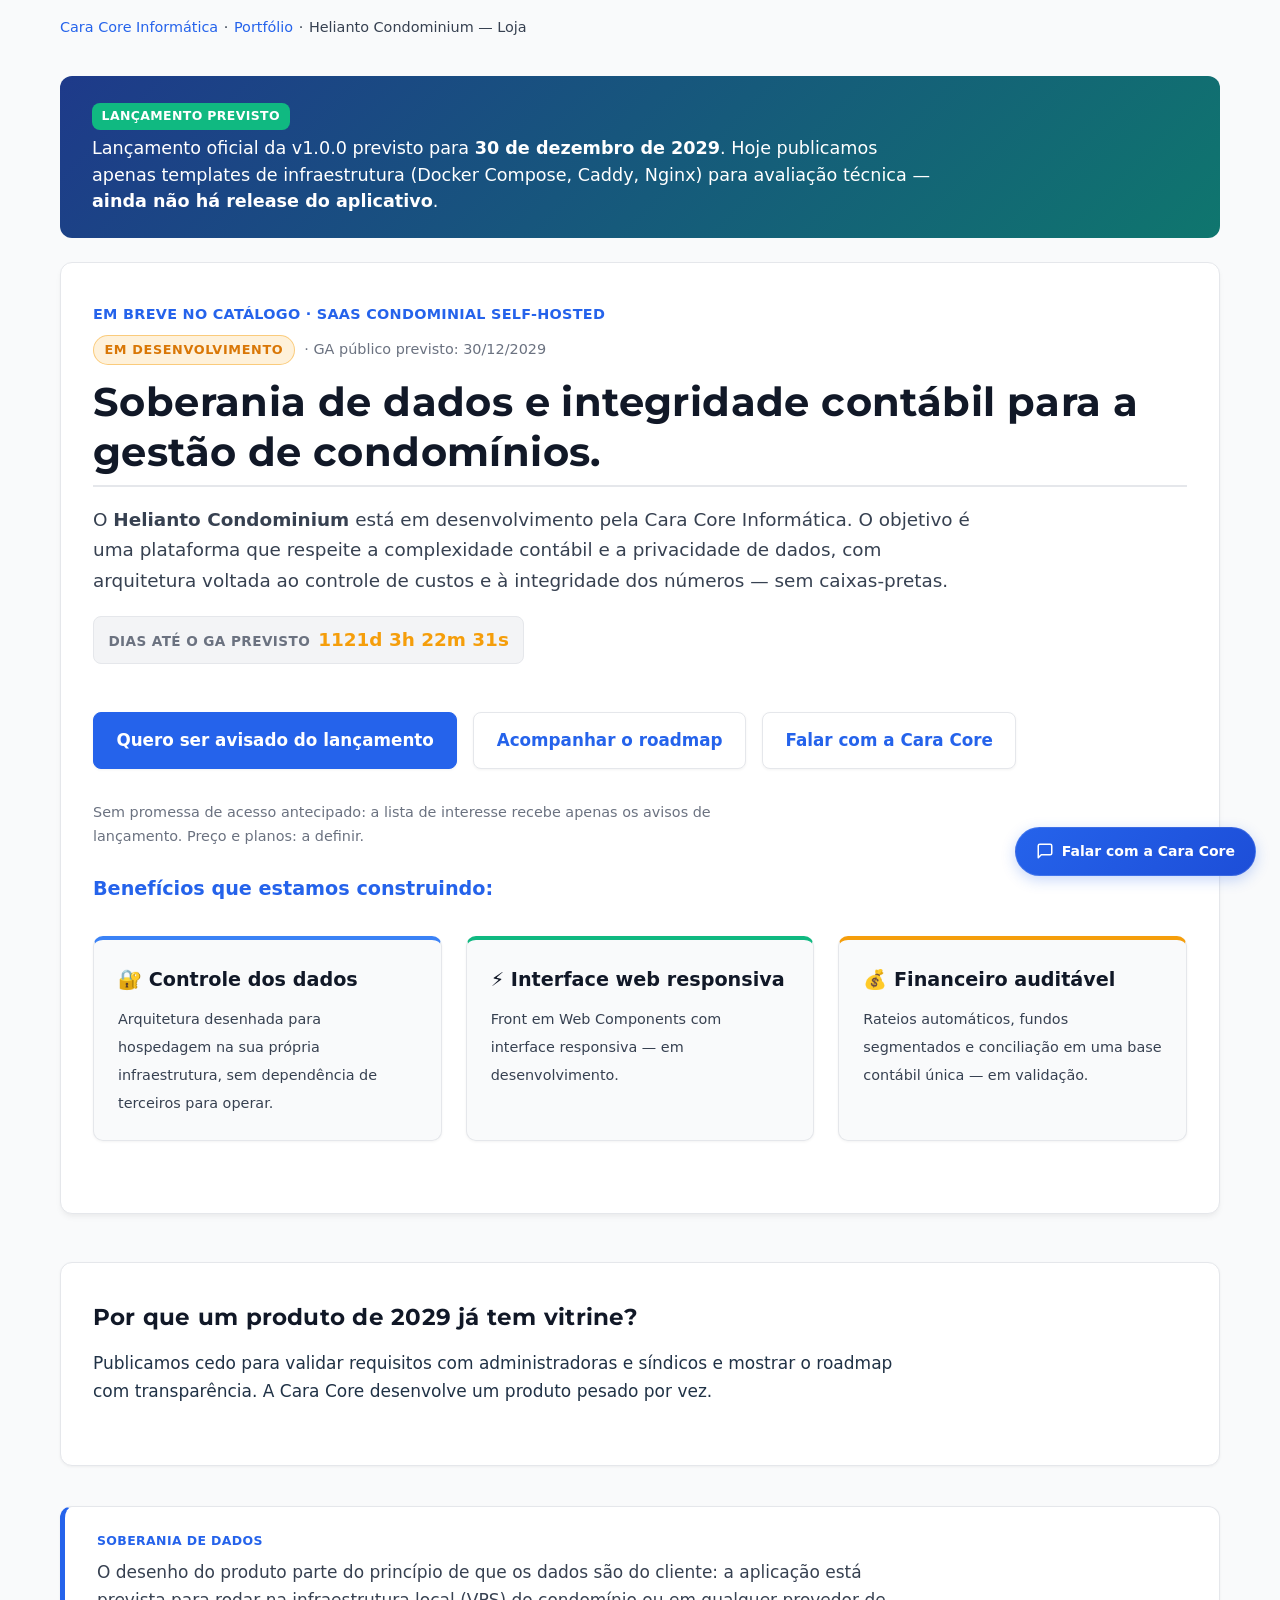
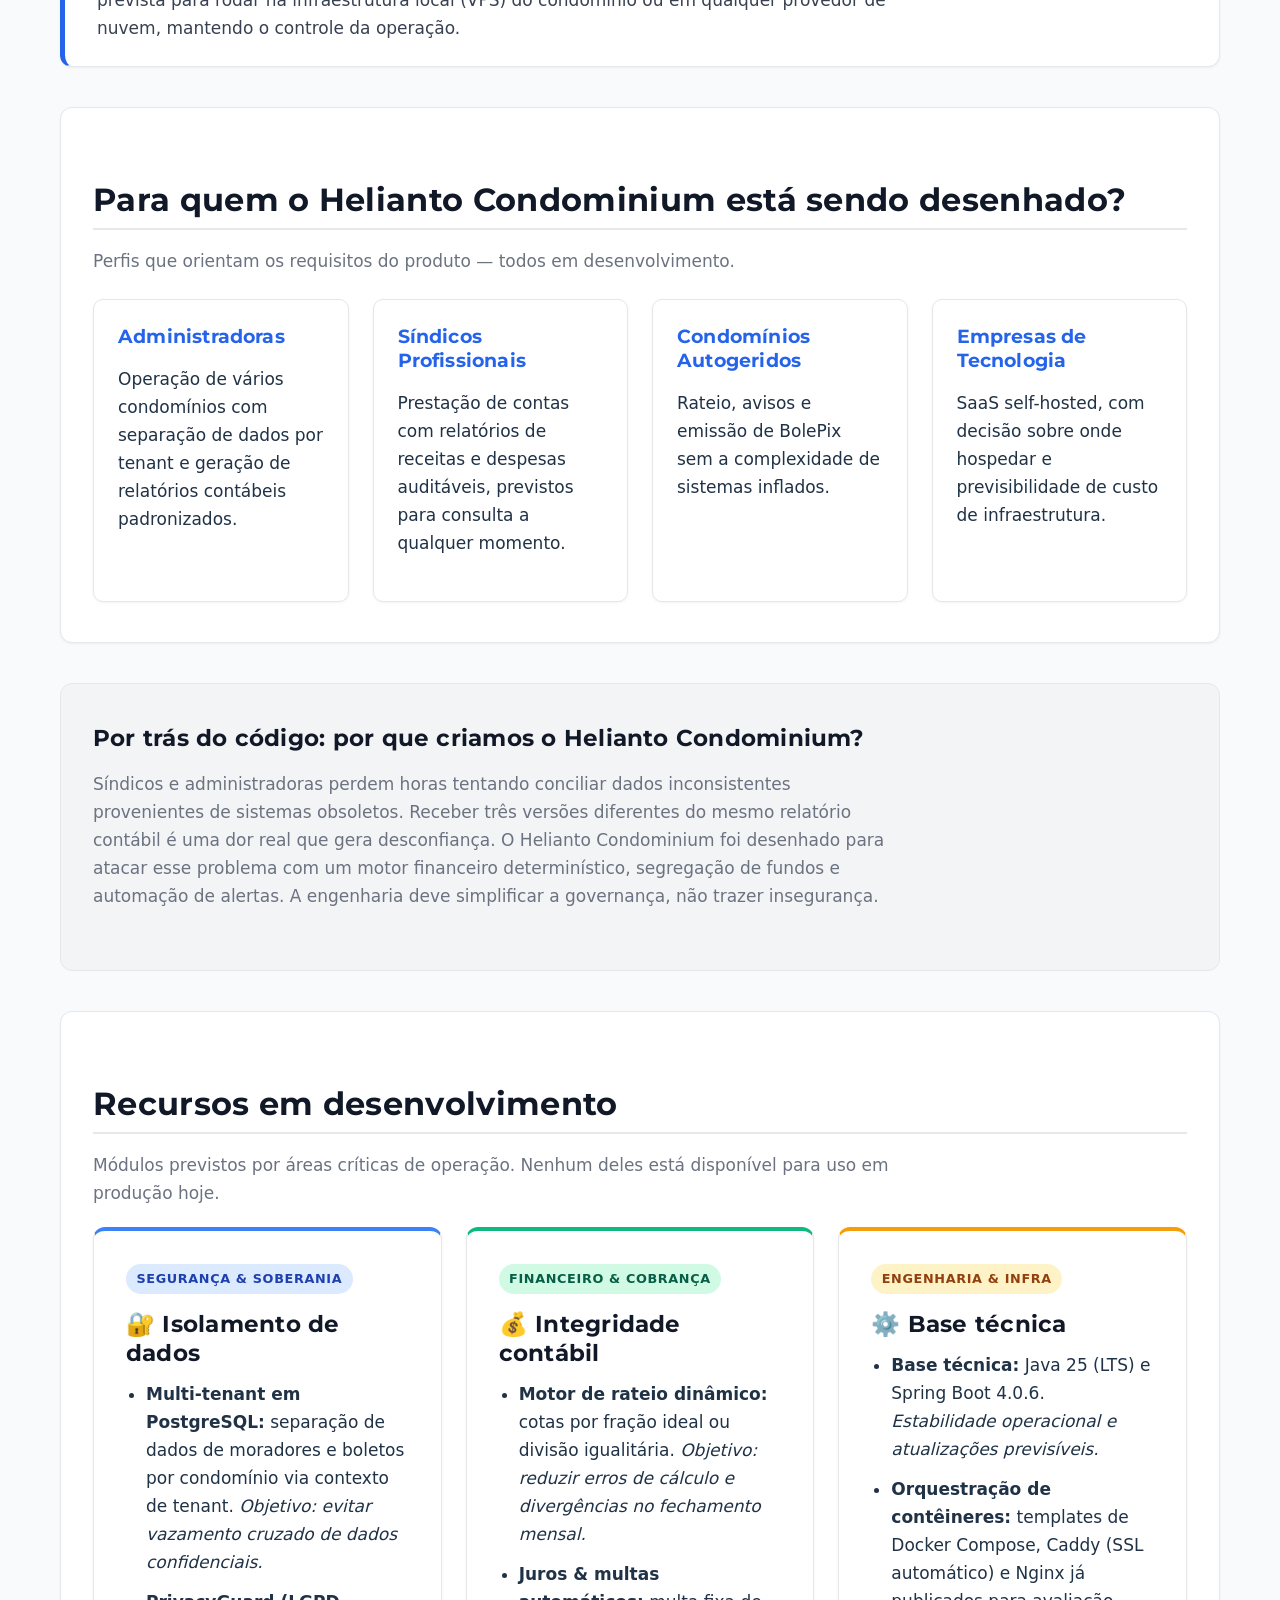
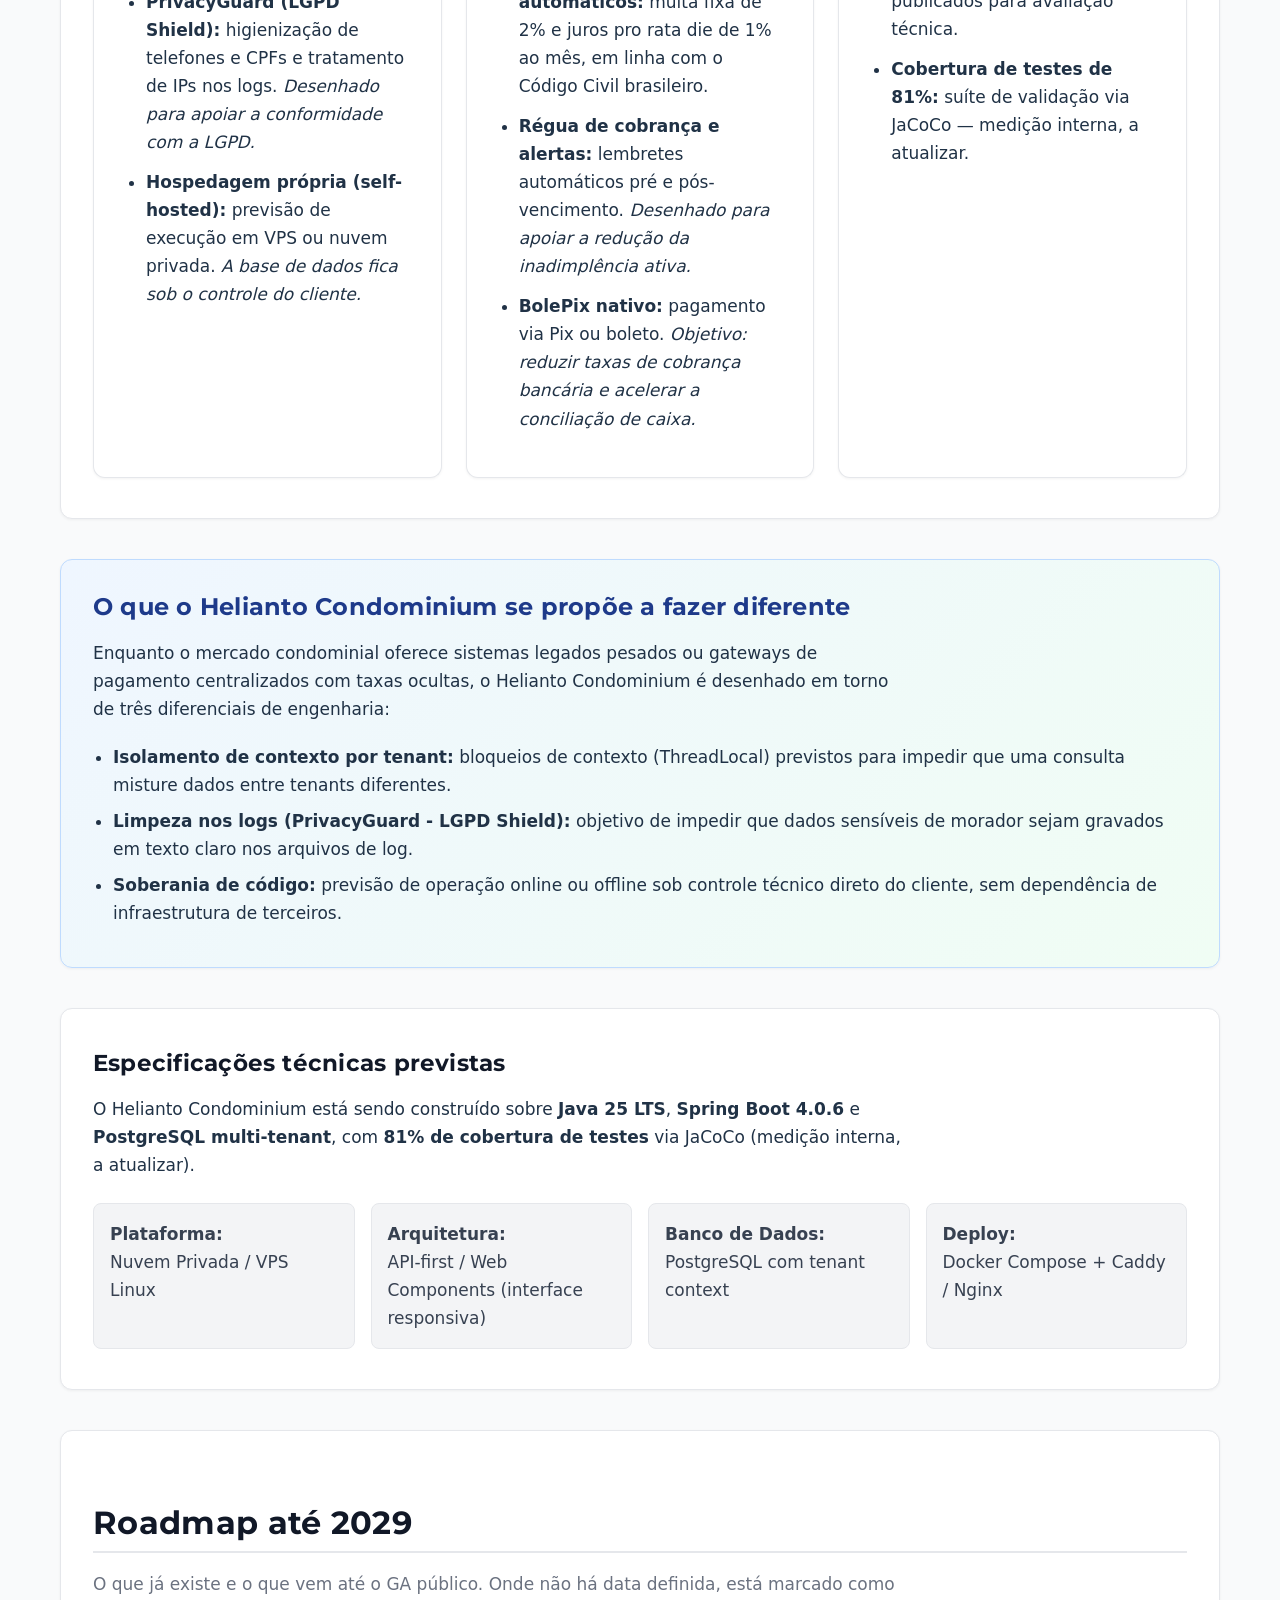
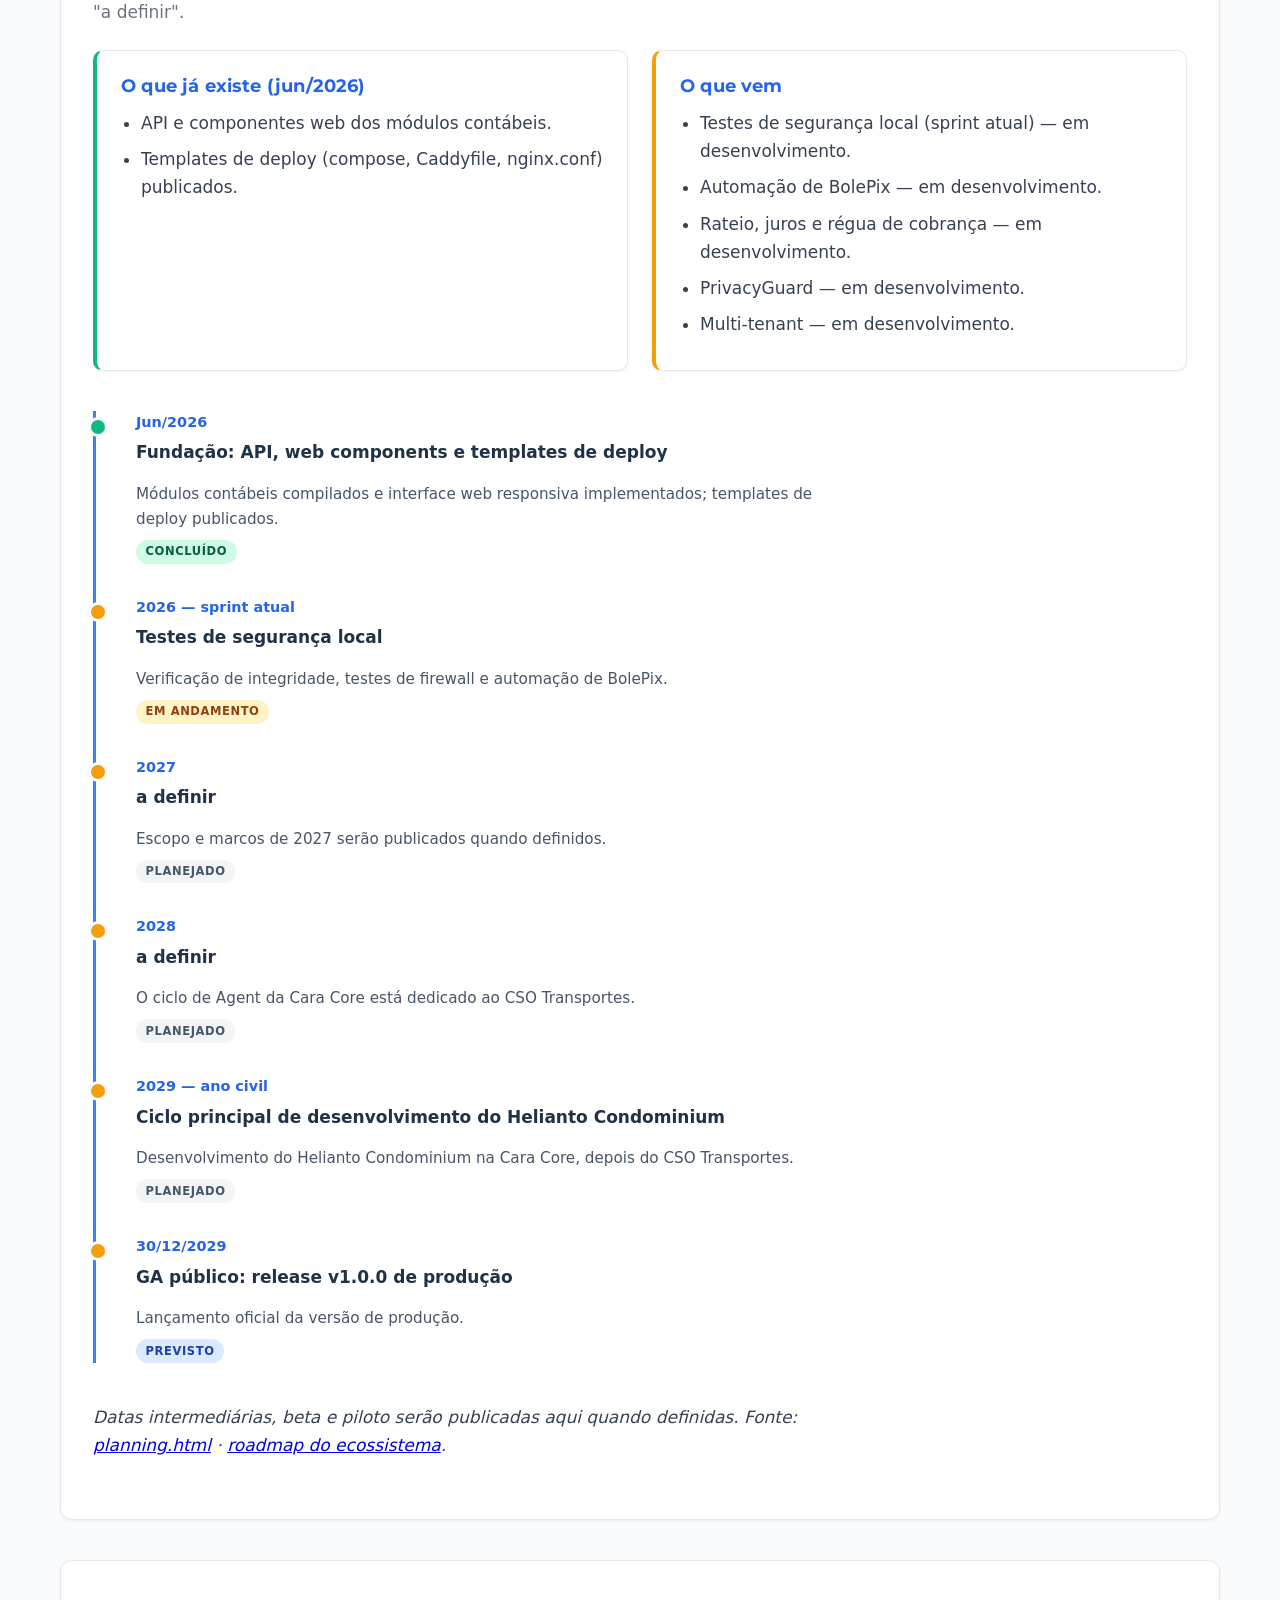
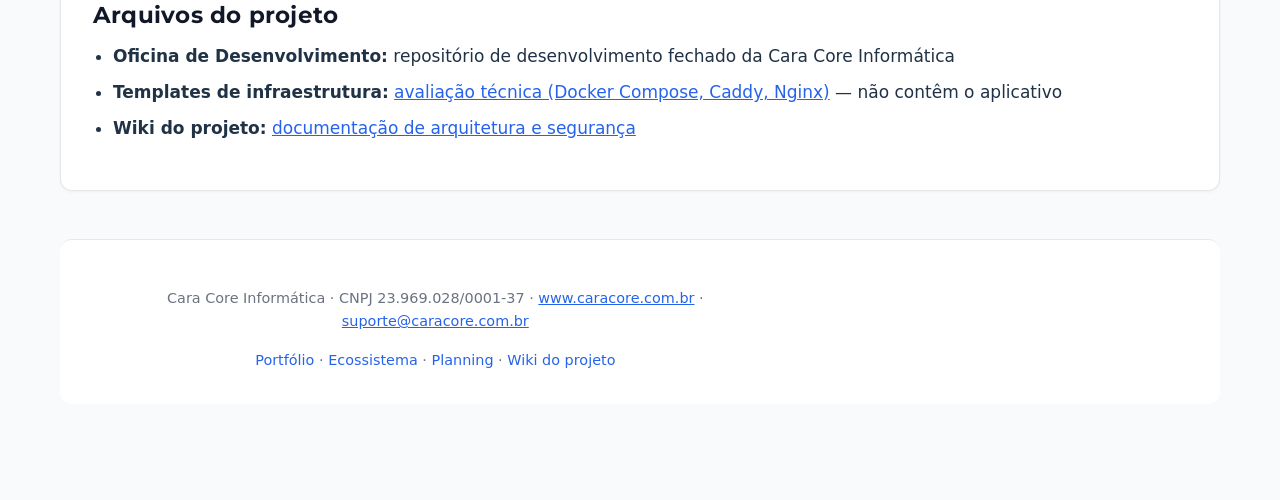
<file: docs/index.html>
<!DOCTYPE html>
<html lang="pt-BR">
<head>
    <meta charset="UTF-8">
    <meta name="viewport" content="width=device-width, initial-scale=1.0">
    <title>Helianto Condominium — em desenvolvimento, lançamento 30/12/2029 | Cara Core Informática</title>
    <meta name="description" content="Helianto Condominium é um sistema de gestão condominial em desenvolvimento pela Cara Core Informática, com GA público previsto para 30/12/2029. Hoje há apenas templates de infraestrutura para avaliação técnica.">
    <link rel="canonical" href="https://helianto.caracore.com.br/">
    <meta property="og:type" content="website">
    <meta property="og:site_name" content="Cara Core Informática">
    <meta property="og:title" content="Helianto Condominium — em desenvolvimento, lançamento 30/12/2029">
    <meta property="og:description" content="Sistema de gestão condominial em desenvolvimento. GA público previsto para 30/12/2029. Hoje: apenas templates de infraestrutura para avaliação técnica.">
    <meta property="og:url" content="https://helianto.caracore.com.br/">
    <link rel="icon" href="favicon.ico" type="image/x-icon">
    <link rel="stylesheet" href="assets/caracore-tokens.css">
    <link rel="stylesheet" href="assets/caracore-core-typography.css">
    <link rel="stylesheet" href="assets/css/styles.css">
    <link rel="stylesheet" href="assets/caracore-institutional-components.css">
    <link rel="stylesheet" href="assets/evolution-status/evolution-status.css">
    <script type="application/ld+json">
    {
        "@context": "https://schema.org",
        "@type": "SoftwareApplication",
        "name": "Helianto Condominium",
        "applicationCategory": "BusinessApplication",
        "operatingSystem": "Linux (VPS ou nuvem privada)",
        "softwareVersion": "em desenvolvimento",
        "releaseNotes": "Em desenvolvimento. GA público da v1.0.0 previsto para 30/12/2029.",
        "url": "https://helianto.caracore.com.br/",
        "publisher": {
            "@type": "Organization",
            "name": "Cara Core Informática",
            "url": "https://www.caracore.com.br/",
            "taxID": "23.969.028/0001-37"
        }
    }
    </script>
</head>
<body class="cc-i-page">
    <div class="wrapper">
        <nav class="breadcrumb" aria-label="Navegação">
            <a href="https://www.caracore.com.br/">Cara Core Informática</a>
            <span> · </span>
            <a href="https://www.caracore.com.br/portfolio.html#caracore-helianto" rel="noopener">Portfólio</a>
            <span> · </span>
            <span>Helianto Condominium — Loja</span>
        </nav>

        <main>
        <section class="helianto-banner helianto-banner--official" aria-label="Status do lançamento">
            <p class="helianto-banner-label">Lançamento previsto</p>
            <p class="helianto-banner-text">Lançamento oficial da v1.0.0 previsto para <strong>30 de dezembro de 2029</strong>. Hoje publicamos apenas templates de infraestrutura (Docker Compose, Caddy, Nginx) para avaliação técnica — <strong>ainda não há release do aplicativo</strong>.</p>
        </section>

        <section class="hero-cta" aria-label="O que é o Helianto Condominium?">
            <p class="hero-label">Em breve no catálogo · SaaS condominial self-hosted</p>
            <p class="helianto-status-line"><span class="helianto-status-pill">Em desenvolvimento</span> <span class="helianto-status-text">GA público previsto: 30/12/2029</span></p>
            <h1 class="hero-title">Soberania de dados e integridade contábil para a gestão de condomínios.</h1>
            <p class="hero-desc">O <strong>Helianto Condominium</strong> está em desenvolvimento pela Cara Core Informática. O objetivo é uma plataforma que respeite a complexidade contábil e a privacidade de dados, com arquitetura voltada ao controle de custos e à integridade dos números — sem caixas-pretas.</p>

            <div class="helianto-countdown">
                <span class="helianto-countdown-label">Dias até o GA previsto</span>
                <span id="countdown">—</span>
            </div>

            <div class="cta-buttons">
                <a href="mailto:suporte@caracore.com.br?subject=Lista%20de%20interesse%20%E2%80%94%20Helianto%20Condominium" class="cta-btn cta-btn-primary">Quero ser avisado do lançamento</a>
                <a href="#roadmap" class="cta-btn cta-btn-secondary">Acompanhar o roadmap</a>
                <a href="canal-feedback.html" class="cta-btn cta-btn-secondary">Falar com a Cara Core</a>
            </div>
            <p class="tagline">Sem promessa de acesso antecipado: a lista de interesse recebe apenas os avisos de lançamento. Preço e planos: a definir.</p>

            <p class="hero-tagline">Benefícios que estamos construindo:</p>
            <div class="hero-pillars">
                <div class="hero-pillar-item hero-pillar-item--blue">
                    <strong>🔐 Controle dos dados</strong>
                    <span>Arquitetura desenhada para hospedagem na sua própria infraestrutura, sem dependência de terceiros para operar.</span>
                </div>
                <div class="hero-pillar-item hero-pillar-item--green">
                    <strong>⚡ Interface web responsiva</strong>
                    <span>Front em Web Components com interface responsiva — em desenvolvimento.</span>
                </div>
                <div class="hero-pillar-item hero-pillar-item--amber">
                    <strong>💰 Financeiro auditável</strong>
                    <span>Rateios automáticos, fundos segmentados e conciliação em uma base contábil única — em validação.</span>
                </div>
            </div>
        </section>

        <section class="section-block">
            <h3>Por que um produto de 2029 já tem vitrine?</h3>
            <p>Publicamos cedo para validar requisitos com administradoras e síndicos e mostrar o roadmap com transparência. A Cara Core desenvolve um produto pesado por vez.</p>
        </section>

        <section class="helianto-banner helianto-banner--sovereignty" aria-label="Política institucional">
            <p class="helianto-banner-label">Soberania de Dados</p>
            <p class="helianto-banner-text">O desenho do produto parte do princípio de que os dados são do cliente: a aplicação está prevista para rodar na infraestrutura local (VPS) do condomínio ou em qualquer provedor de nuvem, mantendo o controle da operação.</p>
        </section>

        <section class="section-block">
            <h2>Para quem o Helianto Condominium está sendo desenhado?</h2>
            <p class="text-muted">Perfis que orientam os requisitos do produto — todos em desenvolvimento.</p>
            <div class="audience-grid">
                <div class="audience-card">
                    <h4>Administradoras</h4>
                    <p>Operação de vários condomínios com separação de dados por tenant e geração de relatórios contábeis padronizados.</p>
                </div>
                <div class="audience-card">
                    <h4>Síndicos Profissionais</h4>
                    <p>Prestação de contas com relatórios de receitas e despesas auditáveis, previstos para consulta a qualquer momento.</p>
                </div>
                <div class="audience-card">
                    <h4>Condomínios Autogeridos</h4>
                    <p>Rateio, avisos e emissão de BolePix sem a complexidade de sistemas inflados.</p>
                </div>
                <div class="audience-card">
                    <h4>Empresas de Tecnologia</h4>
                    <p>SaaS self-hosted, com decisão sobre onde hospedar e previsibilidade de custo de infraestrutura.</p>
                </div>
            </div>
        </section>

        <section class="section-block-alt">
            <h3>Por trás do código: por que criamos o Helianto Condominium?</h3>
            <p class="text-muted">Síndicos e administradoras perdem horas tentando conciliar dados inconsistentes provenientes de sistemas obsoletos. Receber três versões diferentes do mesmo relatório contábil é uma dor real que gera desconfiança. O Helianto Condominium foi desenhado para atacar esse problema com um motor financeiro determinístico, segregação de fundos e automação de alertas. A engenharia deve simplificar a governança, não trazer insegurança.</p>
        </section>

        <section class="section-block">
            <h2>Recursos em desenvolvimento</h2>
            <p class="text-muted">Módulos previstos por áreas críticas de operação. Nenhum deles está disponível para uso em produção hoje.</p>
            <div class="features-container">
                <div class="feature-block-card feature-block-card--blue">
                    <span class="badge-theme badge-security">Segurança &amp; Soberania</span>
                    <h3>🔐 Isolamento de dados</h3>
                    <ul>
                        <li>
                            <strong>Multi-tenant em PostgreSQL:</strong> separação de dados de moradores e boletos por condomínio via contexto de tenant. <em>Objetivo: evitar vazamento cruzado de dados confidenciais.</em>
                        </li>
                        <li>
                            <strong>PrivacyGuard (LGPD Shield):</strong> higienização de telefones e CPFs e tratamento de IPs nos logs. <em>Desenhado para apoiar a conformidade com a LGPD.</em>
                        </li>
                        <li>
                            <strong>Hospedagem própria (self-hosted):</strong> previsão de execução em VPS ou nuvem privada. <em>A base de dados fica sob o controle do cliente.</em>
                        </li>
                    </ul>
                </div>

                <div class="feature-block-card feature-block-card--green">
                    <span class="badge-theme badge-finance">Financeiro &amp; Cobrança</span>
                    <h3>💰 Integridade contábil</h3>
                    <ul>
                        <li>
                            <strong>Motor de rateio dinâmico:</strong> cotas por fração ideal ou divisão igualitária. <em>Objetivo: reduzir erros de cálculo e divergências no fechamento mensal.</em>
                        </li>
                        <li>
                            <strong>Juros &amp; multas automáticos:</strong> multa fixa de 2% e juros pro rata die de 1% ao mês, em linha com o Código Civil brasileiro.
                        </li>
                        <li>
                            <strong>Régua de cobrança e alertas:</strong> lembretes automáticos pré e pós-vencimento. <em>Desenhado para apoiar a redução da inadimplência ativa.</em>
                        </li>
                        <li>
                            <strong>BolePix nativo:</strong> pagamento via Pix ou boleto. <em>Objetivo: reduzir taxas de cobrança bancária e acelerar a conciliação de caixa.</em>
                        </li>
                    </ul>
                </div>

                <div class="feature-block-card feature-block-card--amber">
                    <span class="badge-theme badge-infra">Engenharia &amp; Infra</span>
                    <h3>⚙️ Base técnica</h3>
                    <ul>
                        <li>
                            <strong>Base técnica:</strong> Java 25 (LTS) e Spring Boot 4.0.6. <em>Estabilidade operacional e atualizações previsíveis.</em>
                        </li>
                        <li>
                            <strong>Orquestração de contêineres:</strong> templates de Docker Compose, Caddy (SSL automático) e Nginx já publicados para avaliação técnica.
                        </li>
                        <li>
                            <strong>Cobertura de testes de 81%:</strong> suíte de validação via JaCoCo — medição interna, a atualizar.
                        </li>
                    </ul>
                </div>
            </div>
        </section>

        <section class="diferencial-raro-box">
            <h3>O que o Helianto Condominium se propõe a fazer diferente</h3>
            <p>Enquanto o mercado condominial oferece sistemas legados pesados ou gateways de pagamento centralizados com taxas ocultas, o Helianto Condominium é desenhado em torno de três diferenciais de engenharia:</p>
            <ul>
                <li><strong>Isolamento de contexto por tenant:</strong> bloqueios de contexto (ThreadLocal) previstos para impedir que uma consulta misture dados entre tenants diferentes.</li>
                <li><strong>Limpeza nos logs (PrivacyGuard - LGPD Shield):</strong> objetivo de impedir que dados sensíveis de morador sejam gravados em texto claro nos arquivos de log.</li>
                <li><strong>Soberania de código:</strong> previsão de operação online ou offline sob controle técnico direto do cliente, sem dependência de infraestrutura de terceiros.</li>
            </ul>
        </section>

        <section class="section-block">
            <h3>Especificações técnicas previstas</h3>
            <p>O Helianto Condominium está sendo construído sobre <strong>Java 25 LTS</strong>, <strong>Spring Boot 4.0.6</strong> e <strong>PostgreSQL multi-tenant</strong>, com <strong>81% de cobertura de testes</strong> via JaCoCo (medição interna, a atualizar).</p>
            <div class="specs-grid">
                <div class="spec-item">
                    <strong>Plataforma:</strong><br>Nuvem Privada / VPS Linux
                </div>
                <div class="spec-item">
                    <strong>Arquitetura:</strong><br>API-first / Web Components (interface responsiva)
                </div>
                <div class="spec-item">
                    <strong>Banco de Dados:</strong><br>PostgreSQL com tenant context
                </div>
                <div class="spec-item">
                    <strong>Deploy:</strong><br>Docker Compose + Caddy / Nginx
                </div>
            </div>
        </section>

        <section class="section-block" id="roadmap">
            <h2>Roadmap até 2029</h2>
            <p class="text-muted">O que já existe e o que vem até o GA público. Onde não há data definida, está marcado como "a definir".</p>

            <div class="roadmap-split">
                <div class="roadmap-panel roadmap-panel--exists">
                    <h3>O que já existe (jun/2026)</h3>
                    <ul class="content-list">
                        <li>API e componentes web dos módulos contábeis.</li>
                        <li>Templates de deploy (compose, Caddyfile, nginx.conf) publicados.</li>
                    </ul>
                </div>
                <div class="roadmap-panel roadmap-panel--next">
                    <h3>O que vem</h3>
                    <ul class="content-list">
                        <li>Testes de segurança local (sprint atual) — em desenvolvimento.</li>
                        <li>Automação de BolePix — em desenvolvimento.</li>
                        <li>Rateio, juros e régua de cobrança — em desenvolvimento.</li>
                        <li>PrivacyGuard — em desenvolvimento.</li>
                        <li>Multi-tenant — em desenvolvimento.</li>
                    </ul>
                </div>
            </div>

            <div class="timeline">
                <div class="timeline-item">
                    <div class="timeline-date">Jun/2026</div>
                    <strong>Fundação: API, web components e templates de deploy</strong>
                    <p>Módulos contábeis compilados e interface web responsiva implementados; templates de deploy publicados.</p>
                    <span class="status-tag status-tag--done">Concluído</span>
                </div>
                <div class="timeline-item pending">
                    <div class="timeline-date">2026 — sprint atual</div>
                    <strong>Testes de segurança local</strong>
                    <p>Verificação de integridade, testes de firewall e automação de BolePix.</p>
                    <span class="status-tag status-tag--now">Em andamento</span>
                </div>
                <div class="timeline-item pending">
                    <div class="timeline-date">2027</div>
                    <strong>a definir</strong>
                    <p>Escopo e marcos de 2027 serão publicados quando definidos.</p>
                    <span class="status-tag status-tag--planned">Planejado</span>
                </div>
                <div class="timeline-item pending">
                    <div class="timeline-date">2028</div>
                    <strong>a definir</strong>
                    <p>O ciclo de Agent da Cara Core está dedicado ao CSO Transportes.</p>
                    <span class="status-tag status-tag--planned">Planejado</span>
                </div>
                <div class="timeline-item pending">
                    <div class="timeline-date">2029 — ano civil</div>
                    <strong>Ciclo principal de desenvolvimento do Helianto Condominium</strong>
                    <p>Desenvolvimento do Helianto Condominium na Cara Core, depois do CSO Transportes.</p>
                    <span class="status-tag status-tag--planned">Planejado</span>
                </div>
                <div class="timeline-item pending">
                    <div class="timeline-date">30/12/2029</div>
                    <strong>GA público: release v1.0.0 de produção</strong>
                    <p>Lançamento oficial da versão de produção.</p>
                    <span class="status-tag status-tag--target">Previsto</span>
                </div>
            </div>

            <p class="note">Datas intermediárias, beta e piloto serão publicadas aqui quando definidas. Fonte: <a href="https://www.caracore.com.br/planning.html">planning.html</a> · <a href="https://www.caracore.com.br/ecosistema.html#roadmap">roadmap do ecossistema</a>.</p>
        </section>

        <section class="section-block">
            <h3>Arquivos do projeto</h3>
            <ul class="content-list">
                <li><strong>Oficina de Desenvolvimento:</strong> repositório de desenvolvimento fechado da Cara Core Informática</li>
                <li><strong>Templates de infraestrutura:</strong> <a href="download.html">avaliação técnica (Docker Compose, Caddy, Nginx)</a> — não contêm o aplicativo</li>
                <li><strong>Wiki do projeto:</strong> <a href="https://wiki.caracore.com.br/projeto-helianto.html">documentação de arquitetura e segurança</a></li>
            </ul>
        </section>

        </main>
        <footer class="helianto-footer">
            <p class="footer-legal">Cara Core Informática · CNPJ 23.969.028/0001-37 · <a href="https://www.caracore.com.br/">www.caracore.com.br</a> · <a href="mailto:suporte@caracore.com.br">suporte@caracore.com.br</a></p>
            <p class="footer-links"><a href="https://www.caracore.com.br/portfolio.html#caracore-helianto" rel="noopener">Portfólio</a> · <a href="https://www.caracore.com.br/ecosistema.html#roadmap" rel="noopener">Ecossistema</a> · <a href="https://www.caracore.com.br/planning.html" rel="noopener">Planning</a> · <a href="https://wiki.caracore.com.br/projeto-helianto.html" rel="noopener">Wiki do projeto</a></p>
        </footer>
    </div>

    <script src="assets/js/main.js?v=20261030-helianto-2029"></script>
    <div class="evo-feedback-fab">
        <a href="canal-feedback.html" class="evo-feedback-btn" aria-label="Falar com a Cara Core">
            <svg xmlns="http://www.w3.org/2000/svg" viewBox="0 0 24 24" fill="none" stroke="currentColor" stroke-width="2" stroke-linecap="round" stroke-linejoin="round"><path d="M21 15a2 2 0 0 1-2 2H7l-4 4V5a2 2 0 0 1 2-2h14a2 2 0 0 1 2 2z"/></svg>
            Falar com a Cara Core
        </a>
    </div>
</body>
</html>
</file>
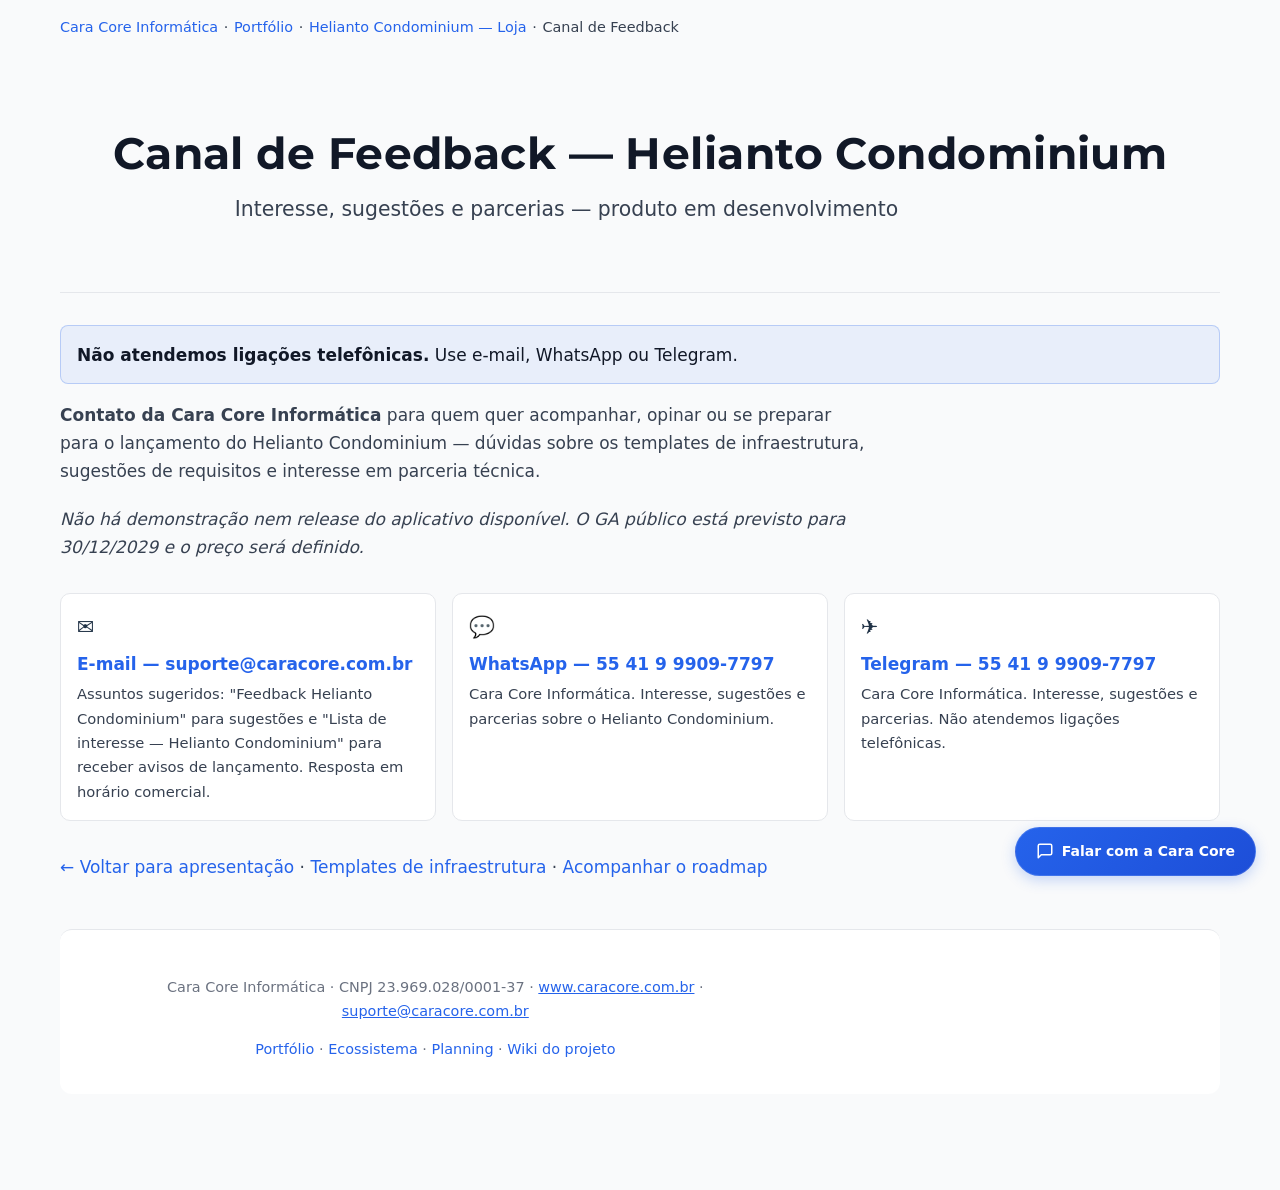
<file: docs/feedback/index.html>
<!DOCTYPE html>
<html lang="pt-BR">
<head>
    <meta charset="UTF-8">
    <meta name="viewport" content="width=device-width, initial-scale=1.0">
    <title>Canal de Feedback — Helianto Condominium | Cara Core Informática</title>
    <meta name="description" content="Interesse, sugestões e parcerias do Helianto Condominium, produto em desenvolvimento pela Cara Core Informática. Contato por e-mail, WhatsApp ou Telegram.">
    <link rel="canonical" href="https://helianto.caracore.com.br/canal-feedback.html">
    <link rel="icon" href="../favicon.ico" type="image/x-icon">
    <link rel="stylesheet" href="../assets/caracore-tokens.css">
    <link rel="stylesheet" href="../assets/caracore-core-typography.css">
    <link rel="stylesheet" href="../assets/css/styles.css">
    <link rel="stylesheet" href="../assets/caracore-institutional-components.css">
    <link rel="stylesheet" href="../assets/evolution-status/evolution-status.css">
</head>
<body class="page-feedback cc-i-page">
    <div class="wrapper">
        <nav class="breadcrumb" aria-label="Navegação">
            <a href="https://www.caracore.com.br/">Cara Core Informática</a>
            <span> · </span>
            <a href="https://www.caracore.com.br/portfolio.html#caracore-helianto" rel="noopener">Portfólio</a>
            <span> · </span>
            <a href="../index.html">Helianto Condominium — Loja</a>
            <span> · </span>
            <span>Canal de Feedback</span>
        </nav>

        <header>
            <h1>Canal de Feedback — Helianto Condominium</h1>
            <p class="subtitle">Interesse, sugestões e parcerias — produto em desenvolvimento</p>
        </header>

        <main>
        <div class="no-phone"><strong>Não atendemos ligações telefônicas.</strong> Use e-mail, WhatsApp ou Telegram.</div>

        <section class="intro">
            <p><strong>Contato da Cara Core Informática</strong> para quem quer acompanhar, opinar ou se preparar para o lançamento do Helianto Condominium — dúvidas sobre os templates de infraestrutura, sugestões de requisitos e interesse em parceria técnica.</p>
            <p class="note">Não há demonstração nem release do aplicativo disponível. O GA público está previsto para 30/12/2029 e o preço será definido.</p>
        </section>

        <section class="channels">
            <div class="channel-card">
                <div class="icon">✉️</div>
                <div class="title">E-mail — suporte@caracore.com.br</div>
                <div class="desc">Assuntos sugeridos: &quot;Feedback Helianto Condominium&quot; para sugestões e &quot;Lista de interesse — Helianto Condominium&quot; para receber avisos de lançamento. Resposta em horário comercial.</div>
            </div>
            <div class="channel-card">
                <div class="icon">💬</div>
                <div class="title">WhatsApp — 55 41 9 9909-7797</div>
                <div class="desc">Cara Core Informática. Interesse, sugestões e parcerias sobre o Helianto Condominium.</div>
            </div>
            <div class="channel-card">
                <div class="icon">✈️</div>
                <div class="title">Telegram — 55 41 9 9909-7797</div>
                <div class="desc">Cara Core Informática. Interesse, sugestões e parcerias. Não atendemos ligações telefônicas.</div>
            </div>
        </section>

        <nav class="back">
            <a href="../index.html">← Voltar para apresentação</a> · <a href="../download.html">Templates de infraestrutura</a> · <a href="https://www.caracore.com.br/planning.html" rel="noopener">Acompanhar o roadmap</a>
        </nav>

        </main>
        <footer class="helianto-footer">
            <p class="footer-legal">Cara Core Informática · CNPJ 23.969.028/0001-37 · <a href="https://www.caracore.com.br/">www.caracore.com.br</a> · <a href="mailto:suporte@caracore.com.br">suporte@caracore.com.br</a></p>
            <p class="footer-links"><a href="https://www.caracore.com.br/portfolio.html#caracore-helianto" rel="noopener">Portfólio</a> · <a href="https://www.caracore.com.br/ecosistema.html#roadmap" rel="noopener">Ecossistema</a> · <a href="https://www.caracore.com.br/planning.html" rel="noopener">Planning</a> · <a href="https://wiki.caracore.com.br/projeto-helianto.html" rel="noopener">Wiki do projeto</a></p>
        </footer>
    </div>
    <script src="../assets/js/main.js"></script>
    <div class="evo-feedback-fab"><a href="../canal-feedback.html" class="evo-feedback-btn" aria-label="Falar com a Cara Core"><svg xmlns="http://www.w3.org/2000/svg" viewBox="0 0 24 24" fill="none" stroke="currentColor" stroke-width="2" stroke-linecap="round" stroke-linejoin="round"><path d="M21 15a2 2 0 0 1-2 2H7l-4 4V5a2 2 0 0 1 2-2h14a2 2 0 0 1 2 2z"/></svg> Falar com a Cara Core</a></div>
</body>
</html>
</file>
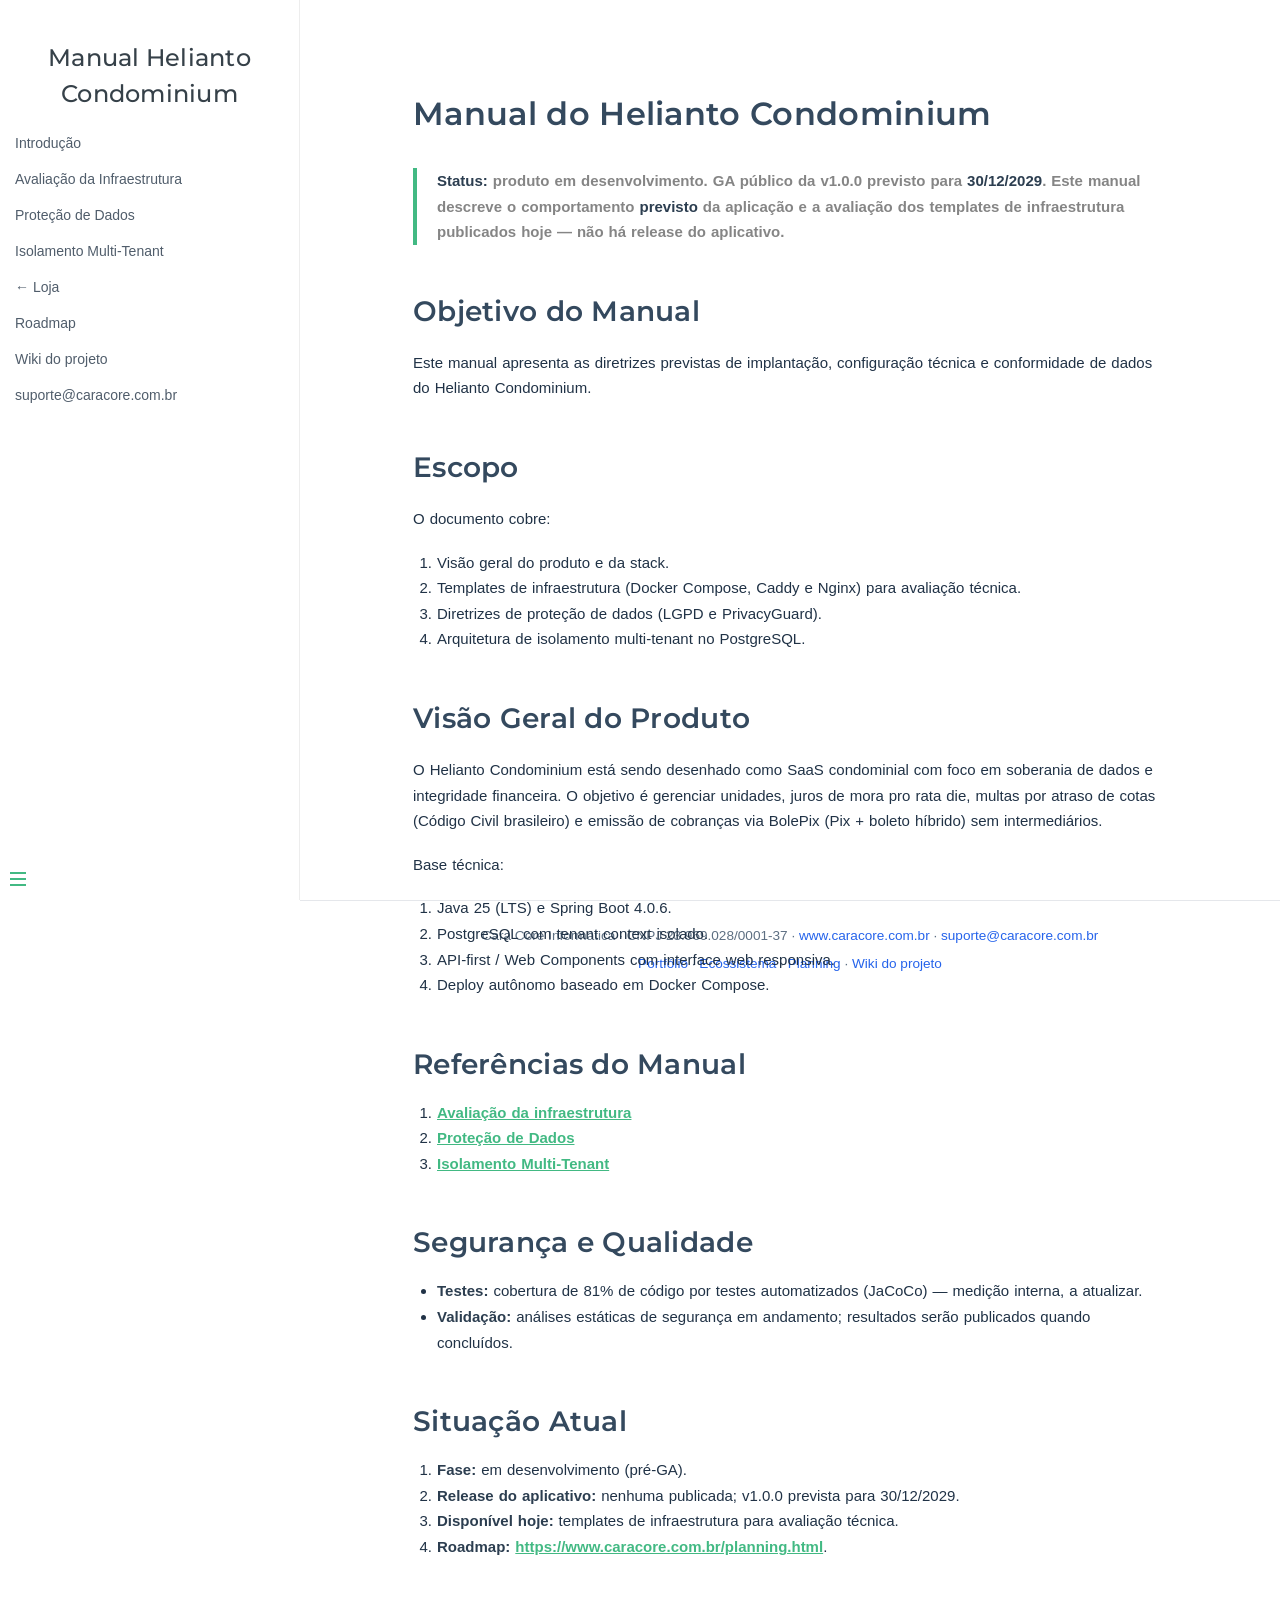
<file: docs/manual/index.html>
<!DOCTYPE html>
<html lang="pt-BR">
<head>
  <meta charset="UTF-8">
  <title>Manual do Helianto Condominium — em desenvolvimento | Cara Core Informática</title>
  <meta http-equiv="X-UA-Compatible" content="IE=edge" />
  <meta name="description" content="Manual do Helianto Condominium: produto em desenvolvimento, GA previsto para 30/12/2029. Diretrizes previstas de infraestrutura, multi-tenancy e LGPD.">
  <meta name="viewport" content="width=device-width, initial-scale=1.0">
  <link rel="stylesheet" href="../assets/vendor/docsify/lib/themes/vue.css">
  <link rel="stylesheet" href="../assets/caracore-tokens.css">
  <link rel="stylesheet" href="../assets/caracore-core-typography.css">
  <link rel="stylesheet" href="../assets/caracore-institutional-components.css">
  <style>
    .manual-footer {
      margin-left: 300px;
      padding: 24px 40px 32px;
      border-top: 1px solid #e5e7eb;
      background: #ffffff;
      color: #5d6f82;
      font-size: 0.85rem;
      text-align: center;
      line-height: 1.6;
    }
    .manual-footer p { margin: 0 0 6px; }
    .manual-footer a { color: #2563eb; text-decoration: none; }
    .manual-footer a:hover { text-decoration: underline; }
    @media (max-width: 768px) {
      .manual-footer { margin-left: 0; padding: 20px 16px 24px; }
    }
  </style>
</head>
<body class="cc-i-page">
  <div id="app"></div>
  <script>
    window.$docsify = {
      name: 'Manual Helianto Condominium',
      repo: false,
      loadSidebar: true,
      subMaxLevel: 2
    }
  </script>
  <script src="../assets/vendor/docsify/lib/docsify.min.js"></script>
  <footer class="manual-footer">
    <p>Cara Core Informática · CNPJ 23.969.028/0001-37 · <a href="https://www.caracore.com.br/">www.caracore.com.br</a> · <a href="mailto:suporte@caracore.com.br">suporte@caracore.com.br</a></p>
    <p><a href="https://www.caracore.com.br/portfolio.html#caracore-helianto">Portfólio</a> · <a href="https://www.caracore.com.br/ecosistema.html#roadmap">Ecossistema</a> · <a href="https://www.caracore.com.br/planning.html">Planning</a> · <a href="https://wiki.caracore.com.br/projeto-helianto.html">Wiki do projeto</a></p>
  </footer>
</body>
</html>
</file>
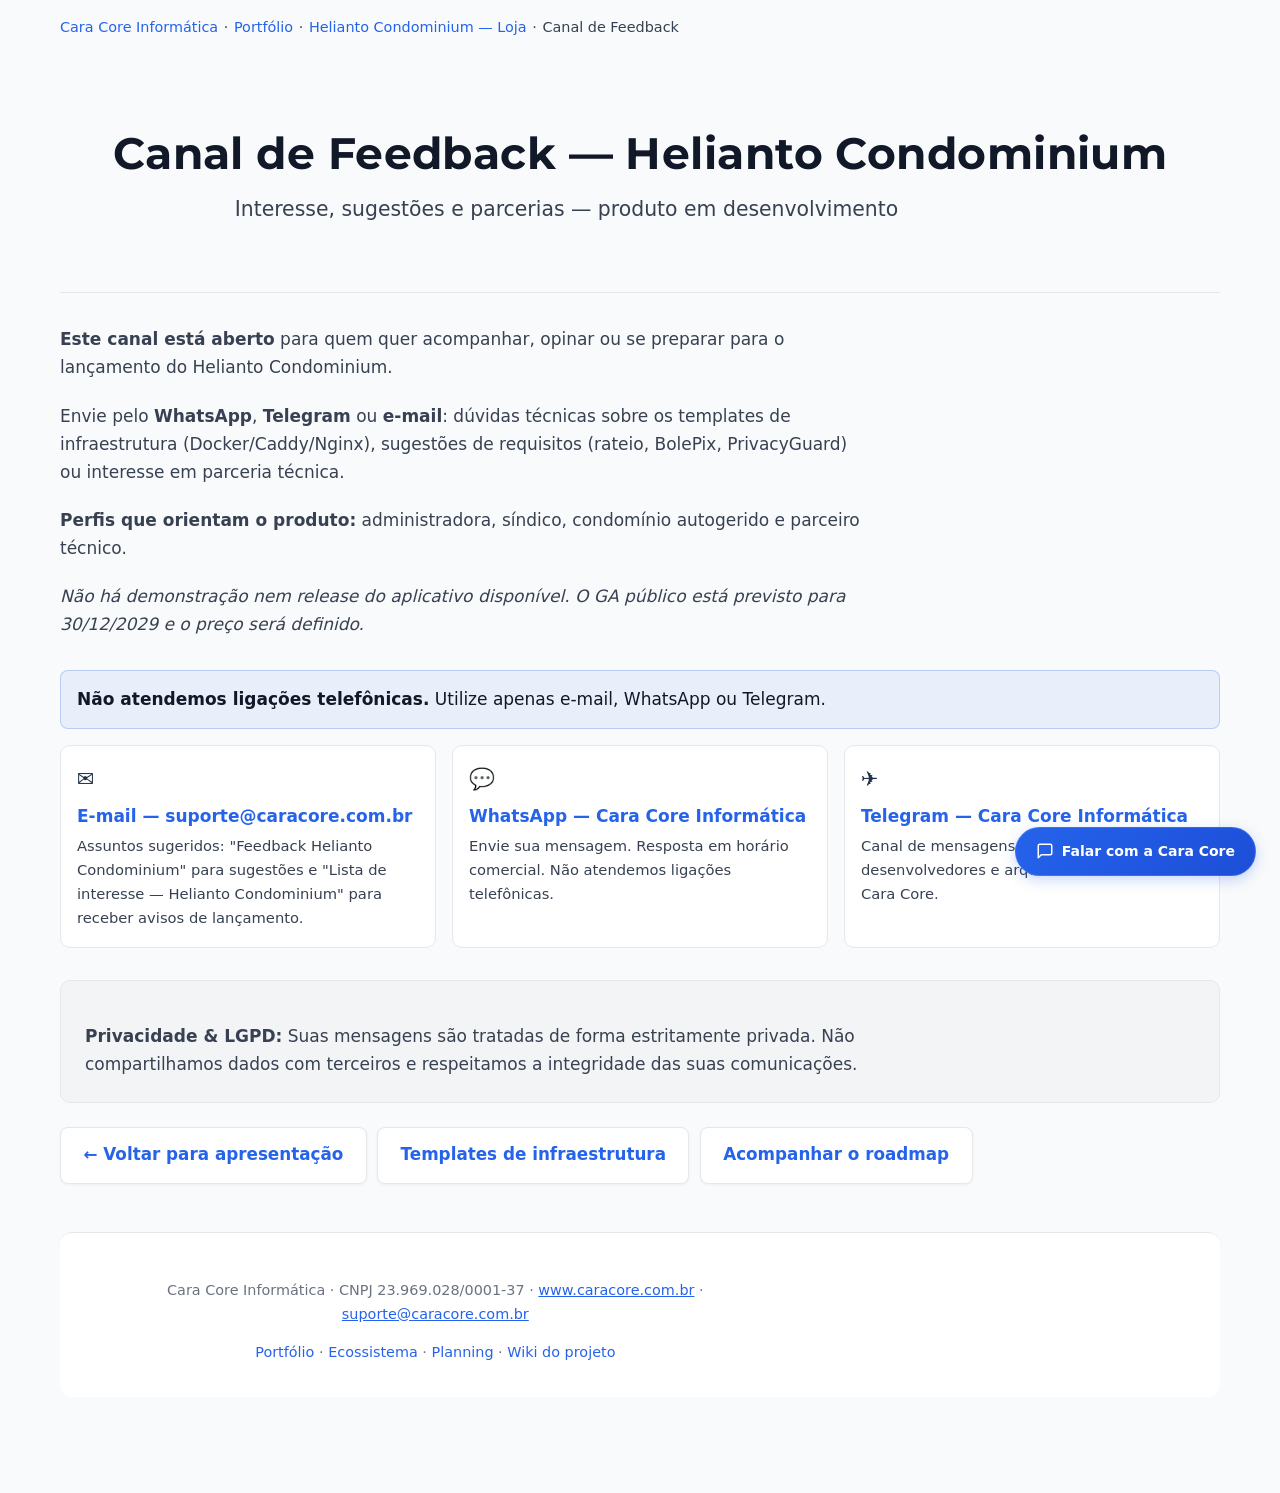
<file: docs/canal-feedback.html>
<!DOCTYPE html>
<html lang="pt-BR">
<head>
    <meta charset="UTF-8">
    <meta name="viewport" content="width=device-width, initial-scale=1.0">
    <title>Canal de Feedback — Helianto Condominium | Cara Core Informática</title>
    <meta name="description" content="Interesse, sugestões e parcerias do Helianto Condominium, produto em desenvolvimento pela Cara Core Informática. Contato por e-mail, WhatsApp ou Telegram.">
    <link rel="canonical" href="https://helianto.caracore.com.br/canal-feedback.html">
    <meta property="og:type" content="website">
    <meta property="og:site_name" content="Cara Core Informática">
    <meta property="og:title" content="Canal de Feedback — Helianto Condominium">
    <meta property="og:description" content="Interesse, sugestões e parcerias — produto em desenvolvimento. Contato por e-mail, WhatsApp ou Telegram.">
    <meta property="og:url" content="https://helianto.caracore.com.br/canal-feedback.html">
    <link rel="icon" href="favicon.ico" type="image/x-icon">
    <link rel="stylesheet" href="assets/caracore-tokens.css">
    <link rel="stylesheet" href="assets/caracore-core-typography.css">
    <link rel="stylesheet" href="assets/css/styles.css">
    <link rel="stylesheet" href="assets/caracore-institutional-components.css">
    <link rel="stylesheet" href="assets/evolution-status/evolution-status.css">
</head>
<body class="page-feedback cc-i-page">
    <div class="wrapper">
        <nav class="breadcrumb" aria-label="Navegação">
            <a href="https://www.caracore.com.br/">Cara Core Informática</a>
            <span> · </span>
            <a href="https://www.caracore.com.br/portfolio.html#caracore-helianto" rel="noopener">Portfólio</a>
            <span> · </span>
            <a href="index.html">Helianto Condominium — Loja</a>
            <span> · </span>
            <span>Canal de Feedback</span>
        </nav>
        <header>
            <h1>Canal de Feedback — Helianto Condominium</h1>
            <p class="subtitle">Interesse, sugestões e parcerias — produto em desenvolvimento</p>
        </header>
        <main>
        <section class="intro">
            <p><strong>Este canal está aberto</strong> para quem quer acompanhar, opinar ou se preparar para o lançamento do Helianto Condominium.</p>
            <p>Envie pelo <strong>WhatsApp</strong>, <strong>Telegram</strong> ou <strong>e-mail</strong>: dúvidas técnicas sobre os templates de infraestrutura (Docker/Caddy/Nginx), sugestões de requisitos (rateio, BolePix, PrivacyGuard) ou interesse em parceria técnica.</p>
            <p><strong>Perfis que orientam o produto:</strong> administradora, síndico, condomínio autogerido e parceiro técnico.</p>
            <p class="note">Não há demonstração nem release do aplicativo disponível. O GA público está previsto para 30/12/2029 e o preço será definido.</p>
        </section>
        <div class="no-phone">
            <strong>Não atendemos ligações telefônicas.</strong> Utilize apenas e-mail, WhatsApp ou Telegram.
        </div>
        <section class="channels">
            <div class="channel-card email">
                <div class="icon">✉️</div>
                <div class="title">E-mail — suporte@caracore.com.br</div>
                <div class="desc">Assuntos sugeridos: &quot;Feedback Helianto Condominium&quot; para sugestões e &quot;Lista de interesse — Helianto Condominium&quot; para receber avisos de lançamento.</div>
            </div>
            <div class="channel-card whatsapp">
                <div class="icon">💬</div>
                <div class="title">WhatsApp — Cara Core Informática</div>
                <div class="desc">Envie sua mensagem. Resposta em horário comercial. Não atendemos ligações telefônicas.</div>
            </div>
            <div class="channel-card telegram">
                <div class="icon">✈️</div>
                <div class="title">Telegram — Cara Core Informática</div>
                <div class="desc">Canal de mensagens diretas com desenvolvedores e arquitetos do ecossistema Cara Core.</div>
            </div>
        </section>
        <div class="lgpd">
            <p><strong>Privacidade &amp; LGPD:</strong> Suas mensagens são tratadas de forma estritamente privada. Não compartilhamos dados com terceiros e respeitamos a integridade das suas comunicações.</p>
        </div>
        <nav class="feedback-back">
            <a href="index.html" class="cta-btn cta-btn-secondary">← Voltar para apresentação</a>
            <a href="download.html" class="cta-btn cta-btn-secondary">Templates de infraestrutura</a>
            <a href="https://www.caracore.com.br/planning.html" class="cta-btn cta-btn-secondary" rel="noopener">Acompanhar o roadmap</a>
        </nav>

        </main>
        <footer class="helianto-footer">
            <p class="footer-legal">Cara Core Informática · CNPJ 23.969.028/0001-37 · <a href="https://www.caracore.com.br/">www.caracore.com.br</a> · <a href="mailto:suporte@caracore.com.br">suporte@caracore.com.br</a></p>
            <p class="footer-links"><a href="https://www.caracore.com.br/portfolio.html#caracore-helianto" rel="noopener">Portfólio</a> · <a href="https://www.caracore.com.br/ecosistema.html#roadmap" rel="noopener">Ecossistema</a> · <a href="https://www.caracore.com.br/planning.html" rel="noopener">Planning</a> · <a href="https://wiki.caracore.com.br/projeto-helianto.html" rel="noopener">Wiki do projeto</a></p>
        </footer>
    </div>

    <script src="assets/js/main.js?v=20261030-helianto-2029"></script>
    <div class="evo-feedback-fab">
        <a href="canal-feedback.html" class="evo-feedback-btn" aria-label="Falar com a Cara Core">
            <svg xmlns="http://www.w3.org/2000/svg" viewBox="0 0 24 24" fill="none" stroke="currentColor" stroke-width="2" stroke-linecap="round" stroke-linejoin="round"><path d="M21 15a2 2 0 0 1-2 2H7l-4 4V5a2 2 0 0 1 2-2h14a2 2 0 0 1 2 2z"/></svg>
            Falar com a Cara Core
        </a>
    </div>
</body>
</html>
</file>
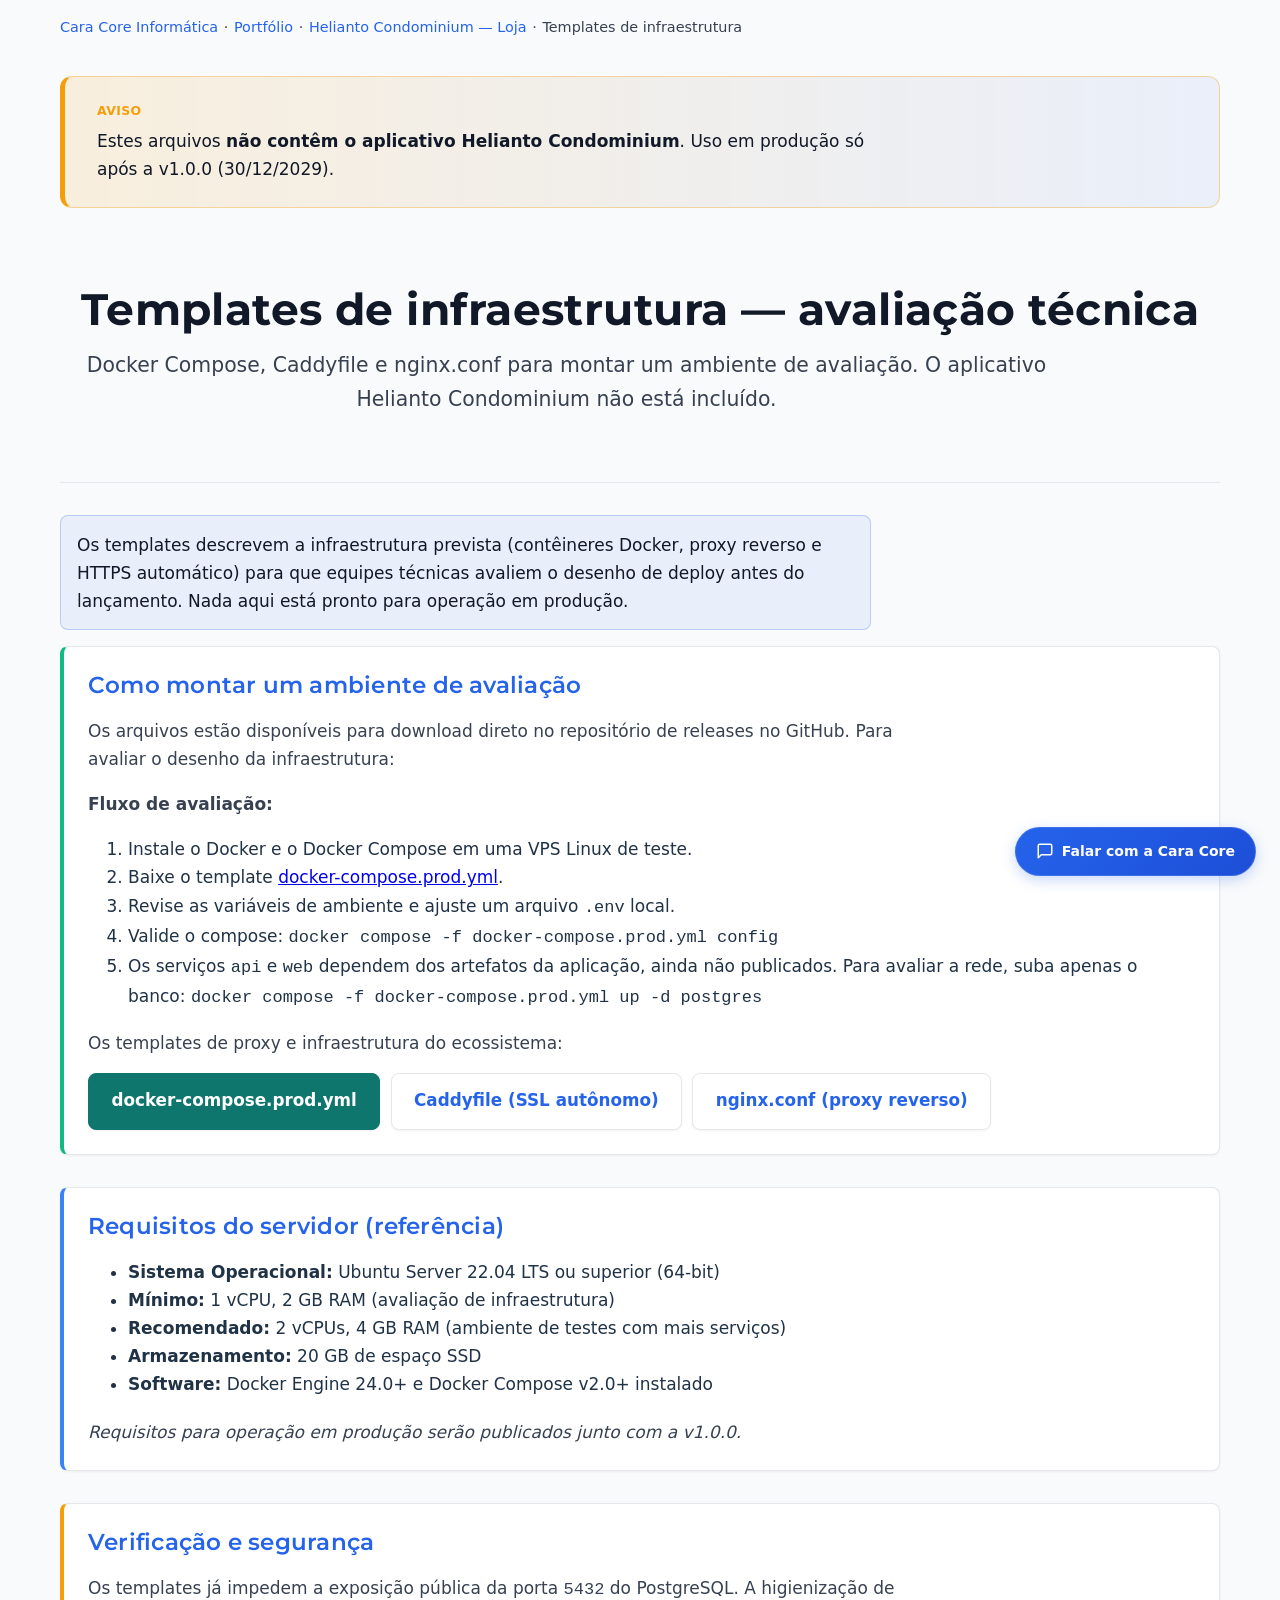
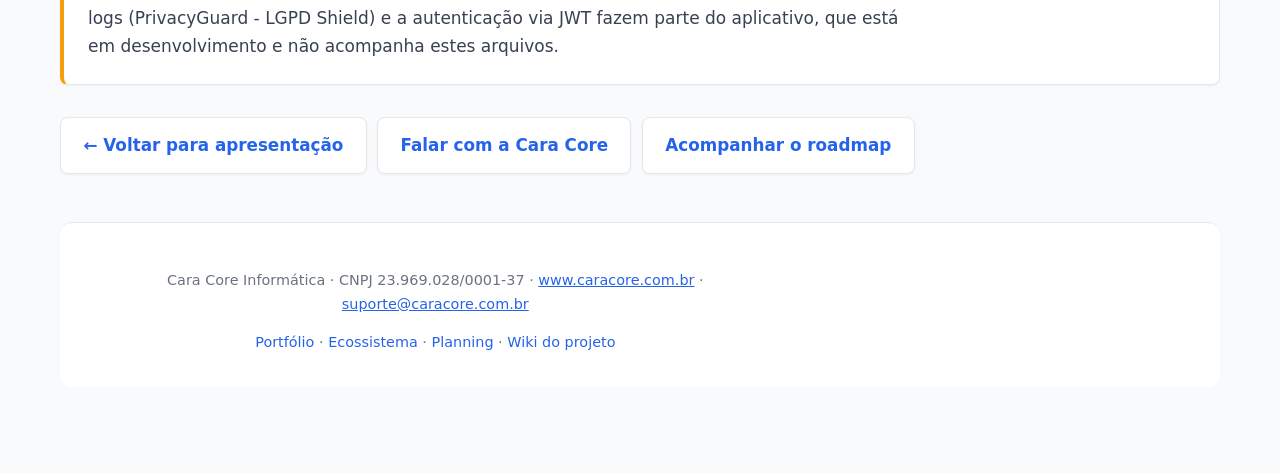
<file: docs/download.html>
<!DOCTYPE html>
<html lang="pt-BR">
<head>
    <meta charset="UTF-8">
    <meta name="viewport" content="width=device-width, initial-scale=1.0">
    <title>Templates de infraestrutura — avaliação técnica | Helianto Condominium</title>
    <meta name="description" content="Templates de infraestrutura do Helianto Condominium (Docker Compose, Caddyfile e Nginx) para avaliação técnica. Não contêm o aplicativo; uso em produção só após a v1.0.0, prevista para 30/12/2029.">
    <link rel="canonical" href="https://helianto.caracore.com.br/download.html">
    <meta property="og:type" content="website">
    <meta property="og:site_name" content="Cara Core Informática">
    <meta property="og:title" content="Templates de infraestrutura — avaliação técnica | Helianto Condominium">
    <meta property="og:description" content="Docker Compose, Caddyfile e Nginx para avaliação técnica. Estes arquivos não contêm o aplicativo Helianto Condominium.">
    <meta property="og:url" content="https://helianto.caracore.com.br/download.html">
    <link rel="icon" href="favicon.ico" type="image/x-icon">
    <link rel="stylesheet" href="assets/caracore-tokens.css">
    <link rel="stylesheet" href="assets/caracore-core-typography.css">
    <link rel="stylesheet" href="assets/css/styles.css">
    <link rel="stylesheet" href="assets/evolution-status/evolution-status.css">
    <link rel="stylesheet" href="assets/caracore-institutional-components.css">
</head>
<body class="download-page cc-i-page">
    <div class="wrapper">
        <nav class="breadcrumb" aria-label="Navegação">
            <a href="https://www.caracore.com.br/">Cara Core Informática</a>
            <span> · </span>
            <a href="https://www.caracore.com.br/portfolio.html#caracore-helianto" rel="noopener">Portfólio</a>
            <span> · </span>
            <a href="index.html">Helianto Condominium — Loja</a>
            <span> · </span>
            <span>Templates de infraestrutura</span>
        </nav>

        <section class="helianto-banner helianto-banner--warning" aria-label="Aviso sobre os arquivos">
            <p class="helianto-banner-label">Aviso</p>
            <p class="helianto-banner-text">Estes arquivos <strong>não contêm o aplicativo Helianto Condominium</strong>. Uso em produção só após a v1.0.0 (30/12/2029).</p>
        </section>

        <header>
            <h1>Templates de infraestrutura — avaliação técnica</h1>
            <p class="subtitle">Docker Compose, Caddyfile e nginx.conf para montar um ambiente de avaliação. O aplicativo Helianto Condominium não está incluído.</p>
        </header>

        <main>
        <p class="download-notice">Os templates descrevem a infraestrutura prevista (contêineres Docker, proxy reverso e HTTPS automático) para que equipes técnicas avaliem o desenho de deploy antes do lançamento. Nada aqui está pronto para operação em produção.</p>

        <section class="card card--accent-green">
            <h3>Como montar um ambiente de avaliação</h3>
            <p>Os arquivos estão disponíveis para download direto no repositório de releases no GitHub. Para avaliar o desenho da infraestrutura:</p>

            <p><strong>Fluxo de avaliação:</strong></p>
            <ol>
                <li>Instale o Docker e o Docker Compose em uma VPS Linux de teste.</li>
                <li>Baixe o template <a href="https://raw.githubusercontent.com/chmulato/caracore-helianto-releases/master/docker-compose.prod.yml" target="_blank" rel="noopener">docker-compose.prod.yml</a>.</li>
                <li>Revise as variáveis de ambiente e ajuste um arquivo <code>.env</code> local.</li>
                <li>Valide o compose: <code>docker compose -f docker-compose.prod.yml config</code></li>
                <li>Os serviços <code>api</code> e <code>web</code> dependem dos artefatos da aplicação, ainda não publicados. Para avaliar a rede, suba apenas o banco: <code>docker compose -f docker-compose.prod.yml up -d postgres</code></li>
            </ol>

            <p>Os templates de proxy e infraestrutura do ecossistema:</p>
            <div class="card-actions">
                <a href="https://raw.githubusercontent.com/chmulato/caracore-helianto-releases/master/docker-compose.prod.yml" target="_blank" rel="noopener" class="cta-btn cta-btn-primary cta-btn--teal">docker-compose.prod.yml</a>
                <a href="https://raw.githubusercontent.com/chmulato/caracore-helianto-releases/master/Caddyfile" target="_blank" rel="noopener" class="cta-btn cta-btn-secondary">Caddyfile (SSL autônomo)</a>
                <a href="https://raw.githubusercontent.com/chmulato/caracore-helianto-releases/master/nginx.conf" target="_blank" rel="noopener" class="cta-btn cta-btn-secondary">nginx.conf (proxy reverso)</a>
            </div>
        </section>

        <section class="card card--accent-blue">
            <h3>Requisitos do servidor (referência)</h3>
            <ul>
                <li><strong>Sistema Operacional:</strong> Ubuntu Server 22.04 LTS ou superior (64-bit)</li>
                <li><strong>Mínimo:</strong> 1 vCPU, 2 GB RAM (avaliação de infraestrutura)</li>
                <li><strong>Recomendado:</strong> 2 vCPUs, 4 GB RAM (ambiente de testes com mais serviços)</li>
                <li><strong>Armazenamento:</strong> 20 GB de espaço SSD</li>
                <li><strong>Software:</strong> Docker Engine 24.0+ e Docker Compose v2.0+ instalado</li>
            </ul>
            <p class="note">Requisitos para operação em produção serão publicados junto com a v1.0.0.</p>
        </section>

        <section class="card card--accent-amber">
            <h3>Verificação e segurança</h3>
            <p>Os templates já impedem a exposição pública da porta <code>5432</code> do PostgreSQL. A higienização de logs (PrivacyGuard - LGPD Shield) e a autenticação via JWT fazem parte do aplicativo, que está em desenvolvimento e não acompanha estes arquivos.</p>
        </section>

        <nav class="download-back">
            <a href="index.html" class="cta-btn cta-btn-secondary">← Voltar para apresentação</a>
            <a href="canal-feedback.html" class="cta-btn cta-btn-secondary">Falar com a Cara Core</a>
            <a href="https://www.caracore.com.br/planning.html" class="cta-btn cta-btn-secondary" rel="noopener">Acompanhar o roadmap</a>
        </nav>

        </main>
        <footer class="helianto-footer">
            <p class="footer-legal">Cara Core Informática · CNPJ 23.969.028/0001-37 · <a href="https://www.caracore.com.br/">www.caracore.com.br</a> · <a href="mailto:suporte@caracore.com.br">suporte@caracore.com.br</a></p>
            <p class="footer-links"><a href="https://www.caracore.com.br/portfolio.html#caracore-helianto" rel="noopener">Portfólio</a> · <a href="https://www.caracore.com.br/ecosistema.html#roadmap" rel="noopener">Ecossistema</a> · <a href="https://www.caracore.com.br/planning.html" rel="noopener">Planning</a> · <a href="https://wiki.caracore.com.br/projeto-helianto.html" rel="noopener">Wiki do projeto</a></p>
        </footer>
    </div>

    <script src="assets/js/main.js?v=20261030-helianto-2029"></script>
    <div class="evo-feedback-fab">
        <a href="canal-feedback.html" class="evo-feedback-btn" aria-label="Falar com a Cara Core">
            <svg xmlns="http://www.w3.org/2000/svg" viewBox="0 0 24 24" fill="none" stroke="currentColor" stroke-width="2" stroke-linecap="round" stroke-linejoin="round"><path d="M21 15a2 2 0 0 1-2 2H7l-4 4V5a2 2 0 0 1 2-2h14a2 2 0 0 1 2 2z"/></svg>
            Falar com a Cara Core
        </a>
    </div>
</body>
</html>
</file>
<file: docs/assets/caracore-tokens.css>
/**
 * Cara Core / Helianto — Design Tokens
 * Fonte única de verdade para cores, tipografia, espaçamento e sombras.
 */
:root {
  /* Marca Helianto */
  --cc-primary: #2563eb;
  --cc-primary-hover: #1d4ed8;
  --cc-primary-dark: #1e3a8a;
  --cc-primary-light: #3b82f6;
  --cc-secondary: #0f766e;
  --cc-secondary-hover: #0d6560;
  --cc-accent: #10b981;
  --cc-accent-hover: #059669;
  --cc-accent-warm: #f59e0b;
  --cc-accent-warm-hover: #d97706;

  /* Neutros */
  --cc-bg: #f9fafb;
  --cc-bg-muted: #f3f4f6;
  --cc-surface: #ffffff;
  --cc-surface-hover: #f9fafb;
  --cc-elevated: #f3f4f6;
  --cc-text: #111827;
  --cc-text-body: #374151;
  --cc-text-muted: #6b7280;
  --cc-text-subtle: #475569;
  --cc-border: #e5e7eb;
  --cc-border-strong: #dbe5ef;

  /* Tipografia */
  --cc-font-size-base: 17px;
  --cc-font-size-sm: 0.9rem;
  --cc-font-size-lg: 1.15rem;
  --cc-line-height: 1.65;
  --cc-line-height-heading: 1.25;
  --cc-font-weight-heading: 800;
  --cc-font-weight-semibold: 700;
  --cc-font-weight-medium: 600;

  /* Espaçamento */
  --cc-space-xs: 0.35rem;
  --cc-space-sm: 0.75rem;
  --cc-space-md: 1rem;
  --cc-space-lg: 1.5rem;
  --cc-space-xl: 2rem;
  --cc-space-2xl: 2.5rem;
  --cc-space-3xl: 3rem;

  /* Raios e sombras */
  --cc-radius-sm: 8px;
  --cc-radius-md: 10px;
  --cc-radius-lg: 12px;
  --cc-radius-pill: 999px;
  --cc-shadow-sm: 0 1px 3px rgba(0, 0, 0, 0.05);
  --cc-shadow-md: 0 4px 6px -1px rgba(0, 0, 0, 0.05), 0 2px 4px -1px rgba(0, 0, 0, 0.02);
  --cc-shadow-lg: 0 6px 12px rgba(0, 0, 0, 0.05);
  --cc-shadow-primary: 0 4px 14px rgba(37, 99, 235, 0.25);
  --cc-shadow-accent: 0 4px 14px rgba(16, 185, 129, 0.2);

  /* Badges temáticos */
  --cc-badge-security-bg: #dbeafe;
  --cc-badge-security-text: #1e40af;
  --cc-badge-finance-bg: #d1fae5;
  --cc-badge-finance-text: #065f46;
  --cc-badge-infra-bg: #fef3c7;
  --cc-badge-infra-text: #92400e;

  /* Aliases legados (styles.css existente) */
  --bg-dark: var(--cc-bg);
  --bg-card: var(--cc-surface);
  --bg-card-hover: var(--cc-surface-hover);
  --bg-elevated: var(--cc-elevated);
  --text-primary: var(--cc-text);
  --text-secondary: var(--cc-text-body);
  --accent-gold: var(--cc-accent-warm);
  --accent-blue: var(--cc-primary);
  --accent-green: var(--cc-accent);
  --accent-purple: #8b5cf6;
  --border: var(--cc-border);
  --shadow: rgba(0, 0, 0, 0.05);

  /* Aliases institucionais */
  --cc-i-surface: var(--cc-surface);
  --cc-i-border: var(--cc-border-strong);
  --cc-i-text: #203246;
  --cc-i-muted: #5d6f82;
  --cc-i-link: var(--cc-secondary);

  /* Aliases evolution-status */
  --evo-emerald-50: #ecfdf5;
  --evo-emerald-100: #d1fae5;
  --evo-emerald-500: var(--cc-accent);
  --evo-emerald-600: var(--cc-accent-hover);
  --evo-emerald-700: #047857;
  --evo-space-800: #1e293b;
  --evo-space-700: #334155;
  --evo-space-600: #475569;
  --evo-space-500: #64748b;
  --evo-space-400: #94a3b8;
  --evo-white: #f8fafc;
  --evo-shadow: var(--cc-shadow-accent);
  --evo-radius: var(--cc-radius-sm);
  --evo-radius-sm: 6px;
}
</file>
<file: docs/assets/caracore-core-typography.css>
/* Montserrat e Source Sans 3 (SIL OFL 1.1) — variants woff2 do subset latin/latin-ext. */
@font-face{font-family:"Montserrat";font-style:normal;font-weight:500;font-display:swap;src:url("fonts/montserrat-latin-ext.woff2") format("woff2");unicode-range:U+0100-02BA, U+02BD-02C5, U+02C7-02CC, U+02CE-02D7, U+02DD-02FF, U+0304, U+0308, U+0329, U+1D00-1DBF, U+1E00-1E9F, U+1EF2-1EFF, U+2020, U+20A0-20AB, U+20AD-20C4, U+2113, U+2C60-2C7F, U+A720-A7FF}
@font-face{font-family:"Montserrat";font-style:normal;font-weight:500;font-display:swap;src:url("fonts/montserrat-latin.woff2") format("woff2");unicode-range:U+0000-00FF, U+0131, U+0152-0153, U+02BB-02BC, U+02C6, U+02DA, U+02DC, U+0304, U+0308, U+0329, U+2000-206F, U+20AC, U+2122, U+2191, U+2193, U+2212, U+2215, U+FEFF, U+FFFD}
@font-face{font-family:"Montserrat";font-style:normal;font-weight:600;font-display:swap;src:url("fonts/montserrat-latin-ext.woff2") format("woff2");unicode-range:U+0100-02BA, U+02BD-02C5, U+02C7-02CC, U+02CE-02D7, U+02DD-02FF, U+0304, U+0308, U+0329, U+1D00-1DBF, U+1E00-1E9F, U+1EF2-1EFF, U+2020, U+20A0-20AB, U+20AD-20C4, U+2113, U+2C60-2C7F, U+A720-A7FF}
@font-face{font-family:"Montserrat";font-style:normal;font-weight:600;font-display:swap;src:url("fonts/montserrat-latin.woff2") format("woff2");unicode-range:U+0000-00FF, U+0131, U+0152-0153, U+02BB-02BC, U+02C6, U+02DA, U+02DC, U+0304, U+0308, U+0329, U+2000-206F, U+20AC, U+2122, U+2191, U+2193, U+2212, U+2215, U+FEFF, U+FFFD}
@font-face{font-family:"Montserrat";font-style:normal;font-weight:700;font-display:swap;src:url("fonts/montserrat-latin-ext.woff2") format("woff2");unicode-range:U+0100-02BA, U+02BD-02C5, U+02C7-02CC, U+02CE-02D7, U+02DD-02FF, U+0304, U+0308, U+0329, U+1D00-1DBF, U+1E00-1E9F, U+1EF2-1EFF, U+2020, U+20A0-20AB, U+20AD-20C4, U+2113, U+2C60-2C7F, U+A720-A7FF}
@font-face{font-family:"Montserrat";font-style:normal;font-weight:700;font-display:swap;src:url("fonts/montserrat-latin.woff2") format("woff2");unicode-range:U+0000-00FF, U+0131, U+0152-0153, U+02BB-02BC, U+02C6, U+02DA, U+02DC, U+0304, U+0308, U+0329, U+2000-206F, U+20AC, U+2122, U+2191, U+2193, U+2212, U+2215, U+FEFF, U+FFFD}
@font-face{font-family:"Source Sans 3";font-style:normal;font-weight:400;font-display:swap;src:url("fonts/source-sans-3-latin-ext.woff2") format("woff2");unicode-range:U+0100-02BA, U+02BD-02C5, U+02C7-02CC, U+02CE-02D7, U+02DD-02FF, U+0304, U+0308, U+0329, U+1D00-1DBF, U+1E00-1E9F, U+1EF2-1EFF, U+2020, U+20A0-20AB, U+20AD-20C4, U+2113, U+2C60-2C7F, U+A720-A7FF}
@font-face{font-family:"Source Sans 3";font-style:normal;font-weight:400;font-display:swap;src:url("fonts/source-sans-3-latin.woff2") format("woff2");unicode-range:U+0000-00FF, U+0131, U+0152-0153, U+02BB-02BC, U+02C6, U+02DA, U+02DC, U+0304, U+0308, U+0329, U+2000-206F, U+20AC, U+2122, U+2191, U+2193, U+2212, U+2215, U+FEFF, U+FFFD}
@font-face{font-family:"Source Sans 3";font-style:normal;font-weight:500;font-display:swap;src:url("fonts/source-sans-3-latin-ext.woff2") format("woff2");unicode-range:U+0100-02BA, U+02BD-02C5, U+02C7-02CC, U+02CE-02D7, U+02DD-02FF, U+0304, U+0308, U+0329, U+1D00-1DBF, U+1E00-1E9F, U+1EF2-1EFF, U+2020, U+20A0-20AB, U+20AD-20C4, U+2113, U+2C60-2C7F, U+A720-A7FF}
@font-face{font-family:"Source Sans 3";font-style:normal;font-weight:500;font-display:swap;src:url("fonts/source-sans-3-latin.woff2") format("woff2");unicode-range:U+0000-00FF, U+0131, U+0152-0153, U+02BB-02BC, U+02C6, U+02DA, U+02DC, U+0304, U+0308, U+0329, U+2000-206F, U+20AC, U+2122, U+2191, U+2193, U+2212, U+2215, U+FEFF, U+FFFD}
@font-face{font-family:"Source Sans 3";font-style:normal;font-weight:600;font-display:swap;src:url("fonts/source-sans-3-latin-ext.woff2") format("woff2");unicode-range:U+0100-02BA, U+02BD-02C5, U+02C7-02CC, U+02CE-02D7, U+02DD-02FF, U+0304, U+0308, U+0329, U+1D00-1DBF, U+1E00-1E9F, U+1EF2-1EFF, U+2020, U+20A0-20AB, U+20AD-20C4, U+2113, U+2C60-2C7F, U+A720-A7FF}
@font-face{font-family:"Source Sans 3";font-style:normal;font-weight:600;font-display:swap;src:url("fonts/source-sans-3-latin.woff2") format("woff2");unicode-range:U+0000-00FF, U+0131, U+0152-0153, U+02BB-02BC, U+02C6, U+02DA, U+02DC, U+0304, U+0308, U+0329, U+2000-206F, U+20AC, U+2122, U+2191, U+2193, U+2212, U+2215, U+FEFF, U+FFFD}

:root {
  --cc-font-heading: "Montserrat", "Segoe UI", Tahoma, sans-serif;
  --cc-font-body: "Source Sans 3", "Segoe UI", Arial, sans-serif;
}

:where(body) {
  font-family: var(--cc-font-body);
  line-height: 1.5;
}

:where(h1, h2, h3, h4, h5, h6) {
  font-family: var(--cc-font-heading);
  letter-spacing: 0.01em;
}

:where(button, input, select, textarea, .btn) {
  font-family: var(--cc-font-body);
}
</file>
<file: docs/assets/css/styles.css>
/* Helianto Store — estilos principais (requer caracore-tokens.css) */

* {
    box-sizing: border-box;
}

body {
    background: var(--cc-bg);
    color: var(--cc-text-body);
    font-family: system-ui, "Segoe UI", Roboto, "Helvetica Neue", Arial, sans-serif;
    font-size: var(--cc-font-size-base);
    line-height: var(--cc-line-height);
    margin: 0;
    padding: 0;
}

body.cc-i-page {
    color: var(--cc-i-text);
}

.wrapper {
    max-width: 1200px;
    margin: 0 auto;
    padding: 0 20px 6rem;
}

header {
    padding: 50px 20px;
    text-align: center;
    border-bottom: 1px solid var(--cc-border);
    margin-bottom: 2rem;
}

h1, h2, h3, h4 {
    color: var(--cc-text);
    font-weight: var(--cc-font-weight-heading);
    line-height: var(--cc-line-height-heading);
    margin-top: 0;
    margin-bottom: 0.75rem;
}

h1 {
    font-size: 2.75rem;
}

h2 {
    font-size: 2rem;
    border-bottom: 2px solid var(--cc-border);
    padding-bottom: 0.5rem;
    margin-top: 2rem;
}

h3 {
    font-size: 1.45rem;
}

p {
    max-width: 75ch;
    margin-bottom: 1.25rem;
}

.text-muted {
    color: var(--cc-text-muted);
}

.subtitle {
    color: var(--cc-text-body);
    font-size: 1.2em;
    margin: 0 0 1rem 0;
    font-weight: 400;
}

.tagline {
    color: var(--cc-text-muted);
    font-size: var(--cc-font-size-sm);
    margin: 0;
    font-weight: 400;
}

section {
    margin-bottom: 2rem;
}

.methodology {
    display: grid;
    grid-template-columns: 1fr;
    gap: 1rem;
}

@media (min-width: 768px) {
    .methodology {
        grid-template-columns: repeat(2, 1fr);
    }
}

.card {
    background: var(--cc-surface);
    border: 1px solid var(--cc-border);
    border-radius: var(--cc-radius-sm);
    padding: var(--cc-space-lg);
    box-shadow: var(--cc-shadow-sm);
    transition: box-shadow 0.25s ease, transform 0.25s ease;
}

.card:hover {
    background: var(--cc-surface-hover);
    box-shadow: var(--cc-shadow-md);
}

.card h2,
.card h3 {
    color: var(--cc-primary);
    margin-top: 0;
    font-weight: var(--cc-font-weight-medium);
}

.card p {
    color: var(--cc-text-body);
    margin-bottom: 0;
}

.card--accent-green {
    border-left: 4px solid var(--cc-accent);
}

.card--accent-blue {
    border-left: 4px solid var(--cc-primary-light);
}

.card--accent-amber {
    border-left: 4px solid var(--cc-accent-warm);
}

.card-differential {
    border-left: 4px solid var(--cc-accent-warm);
}

.card-actions {
    display: flex;
    flex-wrap: wrap;
    gap: 0.65rem;
    margin-top: var(--cc-space-md);
}

.nav-section-title {
    text-align: center;
    color: var(--cc-text-body);
    font-size: 1.2em;
    margin: 2rem 0 1rem 0;
    font-weight: 500;
}

.nav-grid {
    display: grid;
    grid-template-columns: repeat(auto-fit, minmax(300px, 1fr));
    gap: 1rem;
    margin-bottom: 2rem;
}

.nav-card {
    background: var(--cc-surface);
    border: 1px solid var(--cc-border);
    border-radius: var(--cc-radius-sm);
    padding: var(--cc-space-lg);
    text-decoration: none;
    color: inherit;
    display: block;
    transition: transform 0.25s ease, box-shadow 0.25s ease;
    box-shadow: var(--cc-shadow-sm);
}

.nav-card:hover {
    background: var(--cc-surface-hover);
    transform: translateY(-2px);
    box-shadow: var(--cc-shadow-lg);
    text-decoration: none;
    color: inherit;
}

.nav-card .icon {
    display: block;
    width: 48px;
    height: 48px;
    margin: 0 auto 1rem auto;
    color: var(--cc-primary);
}

.nav-card h3 {
    color: var(--cc-primary);
    margin: 0 0 0.5rem 0;
    font-size: 1.2em;
    font-weight: var(--cc-font-weight-medium);
}

.nav-card p {
    color: var(--cc-text-body);
    margin: 0;
    font-size: 0.9em;
}

.nav-card-ambiental .icon {
    color: #4ade80;
}

.nav-card-mineracao .icon {
    color: var(--cc-accent-warm);
}

.nav-card-campo-largo .icon {
    color: var(--cc-primary);
}

.download-btn {
    display: inline-block;
    padding: 15px 30px;
    background: var(--cc-primary);
    color: #ffffff;
    text-decoration: none;
    border-radius: var(--cc-radius-sm);
    font-size: 1.2em;
    font-weight: var(--cc-font-weight-medium);
    transition: background 0.25s ease, transform 0.25s ease, box-shadow 0.25s ease;
    margin-top: 1rem;
}

.download-btn:hover {
    background: var(--cc-primary-hover);
    transform: translateY(-2px);
    box-shadow: var(--cc-shadow-primary);
}

.note {
    font-style: italic;
    margin-top: 20px;
    color: var(--cc-text-body);
}

.breadcrumb {
    display: flex;
    flex-wrap: wrap;
    align-items: center;
    gap: var(--cc-space-xs);
    padding: 1rem 0;
    margin-bottom: 1.25rem;
    color: var(--cc-text-body);
    font-size: var(--cc-font-size-sm);
}

.breadcrumb a {
    color: var(--cc-primary);
    text-decoration: none;
}

.breadcrumb a:hover {
    text-decoration: underline;
}

/* Banners institucionais */
.helianto-banner {
    border-radius: var(--cc-radius-lg);
    padding: var(--cc-space-lg) var(--cc-space-xl);
    margin-bottom: var(--cc-space-lg);
}

.helianto-banner--official {
    background: linear-gradient(135deg, var(--cc-primary-dark), var(--cc-secondary));
    color: #ffffff;
    border: none;
}

.helianto-banner--official .helianto-banner-label {
    display: inline-block;
    background: var(--cc-accent);
    color: #ffffff;
    padding: 0.2rem 0.6rem;
    border-radius: var(--cc-radius-sm);
}

.helianto-banner--official .helianto-banner-text {
    color: #ffffff;
    font-size: 1.1rem;
    line-height: 1.5;
}

.helianto-banner--sovereignty {
    background: var(--cc-surface);
    border: 1px solid var(--cc-border);
    border-left: 5px solid var(--cc-primary);
    box-shadow: var(--cc-shadow-sm);
    margin-bottom: var(--cc-space-2xl);
}

.helianto-banner--sovereignty .helianto-banner-label {
    color: var(--cc-primary);
}

.helianto-banner--sovereignty .helianto-banner-text {
    color: var(--cc-text-body);
}

.helianto-banner--warning {
    background: linear-gradient(90deg, rgba(245, 158, 11, 0.12), rgba(37, 99, 235, 0.07));
    border: 1px solid rgba(245, 158, 11, 0.35);
    border-left: 5px solid var(--cc-accent-warm);
}

.helianto-banner--warning .helianto-banner-label {
    color: var(--cc-accent-warm);
}

.helianto-banner--warning .helianto-banner-text {
    color: var(--cc-text);
}

.helianto-banner-label {
    margin: 0 0 0.35rem 0;
    font-weight: var(--cc-font-weight-heading);
    letter-spacing: 0.03em;
    text-transform: uppercase;
    font-size: 0.78rem;
}

.helianto-banner-text {
    margin: 0;
    color: var(--cc-text);
}

/* Status do produto */
.helianto-status-line {
    display: flex;
    flex-wrap: wrap;
    align-items: center;
    gap: 0.6rem;
    margin: 0 0 0.75rem 0;
}

.helianto-status-pill {
    display: inline-block;
    padding: 0.2rem 0.65rem;
    border-radius: var(--cc-radius-pill);
    background: rgba(245, 158, 11, 0.15);
    border: 1px solid rgba(245, 158, 11, 0.45);
    color: var(--cc-accent-warm-hover);
    font-size: 0.8rem;
    font-weight: var(--cc-font-weight-semibold);
    letter-spacing: 0.05em;
    text-transform: uppercase;
}

.helianto-status-text {
    color: var(--cc-text-muted);
    font-size: var(--cc-font-size-sm);
}

.helianto-status-text::before {
    content: "· ";
}

@media (max-width: 480px) {
    .helianto-status-text::before {
        content: none;
    }
}

.helianto-countdown {
    display: inline-flex;
    flex-wrap: wrap;
    align-items: baseline;
    gap: 0.5rem;
    margin: 0 0 var(--cc-space-md) 0;
    padding: 0.5rem 0.9rem;
    background: var(--cc-bg-muted);
    border: 1px solid var(--cc-border);
    border-radius: var(--cc-radius-sm);
}

.helianto-countdown-label {
    color: var(--cc-text-muted);
    font-size: 0.85rem;
    font-weight: var(--cc-font-weight-medium);
    text-transform: uppercase;
    letter-spacing: 0.03em;
}

.helianto-countdown #countdown {
    margin: 0;
    font-size: 1.15rem;
    font-weight: var(--cc-font-weight-heading);
}

/* Hero e CTAs */
.hero-cta {
    background: var(--cc-surface);
    border: 1px solid var(--cc-border);
    border-radius: var(--cc-radius-lg);
    padding: var(--cc-space-2xl) var(--cc-space-xl);
    box-shadow: var(--cc-shadow-md);
    margin-bottom: var(--cc-space-3xl);
}

.hero-label {
    margin: 0 0 0.5rem 0;
    color: var(--cc-primary);
    font-weight: var(--cc-font-weight-heading);
    font-size: 0.9rem;
    letter-spacing: 0.02em;
    text-transform: uppercase;
}

.hero-title {
    margin: 0 0 1rem 0;
    font-size: 2.5rem;
    line-height: var(--cc-line-height-heading);
    border-bottom: 2px solid var(--cc-border);
    padding-bottom: 0.5rem;
}

.hero-tagline {
    margin-top: var(--cc-space-lg);
    font-size: 1.2rem;
    font-weight: var(--cc-font-weight-heading);
    color: var(--cc-primary);
}

.hero-contexto-cliente {
    margin: 1.2rem 0;
}

.hero-contexto-cliente img {
    width: 100%;
    max-width: 720px;
    height: auto;
    display: block;
    border-radius: var(--cc-radius-md);
    border: 1px solid var(--cc-border);
}

.hero-contexto-caption {
    margin-top: 0.7rem;
    color: var(--cc-text-body);
    font-size: 0.92rem;
}

.hero-desc {
    color: var(--cc-text-body);
    font-size: var(--cc-font-size-lg);
    max-width: 75ch;
}

.cta-buttons {
    display: flex;
    flex-wrap: wrap;
    gap: var(--cc-space-md);
    margin: var(--cc-space-xl) 0;
}

.cta-btn {
    display: inline-flex;
    align-items: center;
    justify-content: center;
    gap: 0.5rem;
    padding: 0.85rem 1.4rem;
    border-radius: var(--cc-radius-sm);
    border: 1px solid transparent;
    text-decoration: none;
    font-size: 1.05rem;
    font-weight: var(--cc-font-weight-semibold);
    transition: background 0.2s ease, border-color 0.2s ease, transform 0.2s ease, box-shadow 0.2s ease;
    box-shadow: var(--cc-shadow-sm);
}

.cta-btn-primary {
    background: var(--cc-primary);
    border-color: var(--cc-primary);
    color: #ffffff;
}

.cta-btn-primary:hover {
    background: var(--cc-primary-hover);
    border-color: var(--cc-primary-hover);
    transform: translateY(-1px);
    color: #ffffff;
}

.cta-btn-secondary {
    background: var(--cc-surface);
    border-color: var(--cc-border);
    color: var(--cc-primary);
}

.cta-btn-secondary:hover {
    background: var(--cc-bg-muted);
    transform: translateY(-1px);
}

.cta-btn--teal {
    background: var(--cc-secondary);
    border-color: var(--cc-secondary);
    color: #ffffff;
}

.cta-btn--teal:hover {
    background: var(--cc-secondary-hover);
    border-color: var(--cc-secondary-hover);
    color: #ffffff;
}

.hero-pillars {
    display: grid;
    grid-template-columns: repeat(auto-fit, minmax(260px, 1fr));
    gap: var(--cc-space-lg);
    margin: var(--cc-space-xl) 0;
}

.hero-pillar-item {
    background: var(--cc-bg);
    border: 1px solid var(--cc-border);
    border-radius: var(--cc-radius-md);
    padding: var(--cc-space-lg);
    box-shadow: var(--cc-shadow-sm);
    transition: transform 0.2s ease, box-shadow 0.2s ease;
}

.hero-pillar-item:hover {
    transform: translateY(-2px);
    box-shadow: var(--cc-shadow-md);
}

.hero-pillar-item strong {
    display: block;
    font-size: 1.2rem;
    color: var(--cc-text);
    margin-bottom: 0.5rem;
}

.hero-pillar-item span {
    color: var(--cc-text-body);
    font-size: 0.9rem;
}

.hero-pillar-item--blue {
    border-top: 4px solid var(--cc-primary-light);
}

.hero-pillar-item--green {
    border-top: 4px solid var(--cc-accent);
}

.hero-pillar-item--amber {
    border-top: 4px solid var(--cc-accent-warm);
}

/* Seções de conteúdo (landing) */
.section-block {
    background: var(--cc-surface);
    border: 1px solid var(--cc-border);
    border-radius: var(--cc-radius-lg);
    padding: var(--cc-space-2xl) var(--cc-space-xl);
    margin-bottom: var(--cc-space-2xl);
    box-shadow: var(--cc-shadow-sm);
}

.section-block-alt {
    background: var(--cc-bg-muted);
    border: 1px solid var(--cc-border);
    border-radius: var(--cc-radius-lg);
    padding: var(--cc-space-2xl) var(--cc-space-xl);
    margin-bottom: var(--cc-space-2xl);
}

.audience-grid {
    display: grid;
    grid-template-columns: repeat(auto-fit, minmax(240px, 1fr));
    gap: var(--cc-space-lg);
    margin-top: var(--cc-space-lg);
}

.audience-card {
    background: var(--cc-surface);
    border: 1px solid var(--cc-border);
    border-radius: var(--cc-radius-md);
    padding: var(--cc-space-lg);
    box-shadow: var(--cc-shadow-sm);
    transition: transform 0.25s ease, box-shadow 0.25s ease, background 0.25s ease;
}

.audience-card:hover {
    background: var(--cc-bg);
    transform: translateY(-2px);
    box-shadow: var(--cc-shadow-md);
}

.audience-card h4 {
    color: var(--cc-primary);
    font-size: 1.2rem;
    margin-bottom: 0.5rem;
}

.features-container {
    display: grid;
    grid-template-columns: repeat(auto-fit, minmax(300px, 1fr));
    gap: var(--cc-space-lg);
}

.feature-block-card {
    background: var(--cc-surface);
    border: 1px solid var(--cc-border);
    border-radius: var(--cc-radius-lg);
    padding: var(--cc-space-xl);
    box-shadow: var(--cc-shadow-sm);
    transition: transform 0.2s ease, box-shadow 0.2s ease;
}

.feature-block-card:hover {
    transform: translateY(-2px);
    box-shadow: var(--cc-shadow-lg);
}

.feature-block-card--blue {
    border-top: 4px solid var(--cc-primary-light);
}

.feature-block-card--green {
    border-top: 4px solid var(--cc-accent);
}

.feature-block-card--amber {
    border-top: 4px solid var(--cc-accent-warm);
}

.feature-block-card ul {
    margin: 0;
    padding-left: 1.25rem;
}

.feature-block-card li {
    margin-bottom: 0.75rem;
}

.badge-theme {
    display: inline-block;
    padding: 0.25rem 0.65rem;
    border-radius: var(--cc-radius-pill);
    font-size: 0.8rem;
    font-weight: var(--cc-font-weight-semibold);
    text-transform: uppercase;
    letter-spacing: 0.05em;
    margin-bottom: 1rem;
}

.badge-security {
    background: var(--cc-badge-security-bg);
    color: var(--cc-badge-security-text);
}

.badge-finance {
    background: var(--cc-badge-finance-bg);
    color: var(--cc-badge-finance-text);
}

.badge-infra {
    background: var(--cc-badge-infra-bg);
    color: var(--cc-badge-infra-text);
}

.diferencial-raro-box {
    background: linear-gradient(135deg, #eff6ff, #f0fdf4);
    border: 1px solid #bfdbfe;
    border-radius: var(--cc-radius-lg);
    padding: var(--cc-space-xl);
    margin: var(--cc-space-2xl) 0;
    box-shadow: var(--cc-shadow-sm);
}

.diferencial-raro-box h3 {
    color: var(--cc-primary-dark);
    font-size: 1.5rem;
    margin-bottom: 1rem;
}

.diferencial-raro-box ul {
    margin: 0;
    padding-left: 1.25rem;
}

.diferencial-raro-box li {
    margin-bottom: 0.5rem;
}

.timeline {
    position: relative;
    margin: var(--cc-space-2xl) 0;
    padding-left: 2.5rem;
    border-left: 3px solid var(--cc-primary-light);
}

.timeline-item {
    position: relative;
    margin-bottom: var(--cc-space-xl);
}

.timeline-item::before {
    content: '';
    position: absolute;
    left: calc(-2.5rem - 8px);
    top: 6px;
    width: 14px;
    height: 14px;
    border-radius: 50%;
    background: var(--cc-accent);
    border: 3px solid var(--cc-bg);
}

.timeline-item.pending::before {
    background: var(--cc-accent-warm);
}

.timeline-date {
    font-size: var(--cc-font-size-sm);
    color: var(--cc-primary);
    font-weight: var(--cc-font-weight-heading);
    margin-bottom: 0.25rem;
}

.timeline-item p {
    margin-bottom: 0;
    font-size: 0.95rem;
    color: var(--cc-text-subtle);
}

.content-list {
    margin: 0;
    padding-left: 1.25rem;
}

.content-list li {
    margin-bottom: 0.5rem;
}

.content-list a {
    color: var(--cc-primary);
    text-decoration: underline;
}

.content-list a:hover {
    text-decoration: underline;
}

.specs-grid {
    display: grid;
    grid-template-columns: repeat(auto-fit, minmax(200px, 1fr));
    gap: var(--cc-space-md);
    margin-top: var(--cc-space-lg);
}

.spec-item {
    background: var(--cc-bg-muted);
    border: 1px solid var(--cc-border);
    border-radius: var(--cc-radius-sm);
    padding: var(--cc-space-md);
    color: var(--cc-text-body);
}

.download-notice {
    background: rgba(37, 99, 235, 0.08);
    border: 1px solid rgba(37, 99, 235, 0.25);
    border-radius: var(--cc-radius-sm);
    padding: 0.9rem 1rem;
    color: var(--cc-text);
    margin-bottom: 1rem;
}

.download-back,
.feedback-back {
    margin: 1.25rem 0 2rem 0;
    display: flex;
    flex-wrap: wrap;
    gap: 0.65rem;
}

.requirements-section ul,
.verification-section ul,
.installation-section ol {
    color: var(--cc-text-body);
    margin: 0;
    padding-left: 1.15rem;
}

.requirements-section li,
.verification-section li,
.installation-section li {
    margin-bottom: 0.5rem;
}

.no-phone {
    background: rgba(37, 99, 235, 0.08);
    border: 1px solid rgba(37, 99, 235, 0.25);
    color: var(--cc-text);
    border-radius: var(--cc-radius-sm);
    padding: 0.9rem 1rem;
    margin-bottom: 1rem;
}

.intro {
    color: var(--cc-text-body);
}

.channels {
    display: grid;
    grid-template-columns: repeat(3, minmax(0, 1fr));
    gap: 1rem;
}

.channel-card {
    background: var(--cc-surface);
    border: 1px solid var(--cc-border);
    border-radius: var(--cc-radius-md);
    text-decoration: none;
    color: inherit;
    padding: 1rem;
    transition: transform 0.25s ease, background 0.25s ease;
}

.channel-card:hover {
    background: var(--cc-surface-hover);
    transform: translateY(-2px);
}

.channel-card .icon {
    font-size: 1.3rem;
    margin-bottom: 0.35rem;
}

.channel-card .title {
    color: var(--cc-primary);
    font-weight: var(--cc-font-weight-medium);
    margin-bottom: 0.25rem;
}

.channel-card .desc {
    color: var(--cc-text-body);
    font-size: 0.92rem;
}

.lgpd {
    background: var(--cc-bg-muted);
    border: 1px solid var(--cc-border);
    border-radius: var(--cc-radius-md);
    padding: var(--cc-space-lg);
    margin: var(--cc-space-lg) 0;
    color: var(--cc-text-body);
}

.lgpd p {
    margin-bottom: 0;
}

.back,
.back-nav {
    margin: 1.5rem 0;
    color: var(--cc-text-body);
}

.back a,
.back-nav a {
    color: var(--cc-primary);
    text-decoration: none;
}

.back a:hover,
.back-nav a:hover {
    text-decoration: underline;
}

footer,
.helianto-footer {
    background: var(--cc-surface);
    border-top: 1px solid var(--cc-border);
    padding: var(--cc-space-xl);
    margin-top: var(--cc-space-3xl);
    font-size: var(--cc-font-size-sm);
    color: var(--cc-text-muted);
    text-align: center;
    border-radius: var(--cc-radius-lg);
}

footer p,
.helianto-footer p {
    margin-bottom: 8px;
}

footer a,
.helianto-footer a {
    color: var(--cc-primary);
    text-decoration: none;
}

footer a:hover,
.helianto-footer a:hover {
    text-decoration: underline;
}

/* Links no meio do texto: sublinhado como distincao que nao depende so da cor (WCAG 1.4.1) */
footer .footer-legal a,
.helianto-footer .footer-legal a {
    text-decoration: underline;
}

.helianto-footer .footer-links {
    margin-bottom: 0;
}

/* Roadmap */
.roadmap-split {
    display: grid;
    grid-template-columns: repeat(auto-fit, minmax(280px, 1fr));
    gap: var(--cc-space-lg);
    margin: var(--cc-space-lg) 0 var(--cc-space-xl);
}

.roadmap-panel {
    background: var(--cc-surface);
    border: 1px solid var(--cc-border);
    border-radius: var(--cc-radius-md);
    padding: var(--cc-space-lg);
    box-shadow: var(--cc-shadow-sm);
}

.roadmap-panel--exists {
    border-left: 4px solid var(--cc-accent);
}

.roadmap-panel--next {
    border-left: 4px solid var(--cc-accent-warm);
}

.roadmap-panel h3 {
    color: var(--cc-primary);
    font-size: 1.1rem;
    margin-bottom: 0.75rem;
}

.roadmap-panel .content-list li {
    color: var(--cc-text-body);
}

.status-tag {
    display: inline-block;
    margin-top: 0.5rem;
    padding: 0.15rem 0.6rem;
    border-radius: var(--cc-radius-pill);
    font-size: 0.72rem;
    font-weight: var(--cc-font-weight-semibold);
    letter-spacing: 0.05em;
    text-transform: uppercase;
}

.status-tag--done {
    background: var(--cc-badge-finance-bg);
    color: var(--cc-badge-finance-text);
}

.status-tag--now {
    background: var(--cc-badge-infra-bg);
    color: var(--cc-badge-infra-text);
}

.status-tag--planned {
    background: var(--cc-bg-muted);
    color: var(--cc-text-subtle);
}

.status-tag--target {
    background: var(--cc-badge-security-bg);
    color: var(--cc-badge-security-text);
}

footer .soberania {
    margin-top: 16px;
    font-size: 0.8rem;
    opacity: 0.9;
}

footer .apostila-rodape {
    margin-top: 20px;
    padding-top: 12px;
    border-top: 1px solid var(--cc-border);
    font-size: 0.75rem;
    opacity: 0.85;
}

footer .apostila-rodape a {
    color: var(--cc-accent-warm);
}

#countdown {
    font-size: 1.5em;
    color: var(--cc-accent-warm);
    margin: 1rem 0;
}

.feedback-form {
    background: var(--cc-surface);
    border: 1px solid var(--cc-border);
    border-radius: var(--cc-radius-sm);
    padding: var(--cc-space-lg);
    margin-top: 1rem;
}

.feedback-form h3 {
    color: var(--cc-primary);
    margin-top: 0;
}

.feedback-form label {
    display: block;
    margin-bottom: 0.5rem;
    color: var(--cc-text-body);
}

.feedback-form input,
.feedback-form textarea {
    width: 100%;
    padding: 0.5rem;
    margin-bottom: 1rem;
    background: var(--cc-bg);
    border: 1px solid var(--cc-border);
    border-radius: 4px;
    color: var(--cc-text);
    font-family: inherit;
}

.feedback-form button {
    background: var(--cc-primary);
    color: #ffffff;
    border: none;
    padding: 0.75rem 1.5rem;
    border-radius: 4px;
    cursor: pointer;
    font-family: inherit;
    font-weight: 500;
    transition: background 0.25s ease;
}

.feedback-form button:hover {
    background: var(--cc-primary-hover);
}

.feedback-form button:focus-visible,
.cta-btn:focus-visible,
.download-btn:focus-visible {
    outline: 2px solid var(--cc-primary);
    outline-offset: 2px;
}

@media (max-width: 768px) {
    h1 {
        font-size: 2.5em;
    }

    .hero-title {
        font-size: 1.55rem;
    }

    .hero-pillars {
        grid-template-columns: 1fr;
    }

    .channels {
        grid-template-columns: 1fr;
    }

    .specs-grid {
        grid-template-columns: 1fr;
    }

    .cta-buttons {
        flex-direction: column;
    }

    .cta-btn {
        width: 100%;
    }

    .nav-grid {
        grid-template-columns: 1fr;
    }

    .methodology {
        grid-template-columns: 1fr;
    }
}
</file>
<file: docs/assets/caracore-institutional-components.css>
:root {
  --cc-i-surface: #f8fafc;
  --cc-i-border: #dbe5ef;
  --cc-i-text: #203246;
  --cc-i-muted: #5d6f82;
  --cc-i-link: #0a6b85;
}

body.cc-i-page {
  color: var(--cc-i-text);
}

body.cc-i-page .cc-i-topbar {
  max-width: 980px;
  margin: 16px auto 0;
  padding: 10px 14px;
  border: 1px solid var(--cc-i-border);
  border-radius: 10px;
  background: var(--cc-i-surface);
  font-size: 0.95rem;
}

body.cc-i-page .cc-i-backlink {
  color: var(--cc-i-link);
  text-decoration: none;
  font-weight: 600;
}

body.cc-i-page .cc-i-backlink:hover {
  text-decoration: underline;
}

body.cc-i-page .cc-i-muted {
  color: var(--cc-i-muted);
}

body.cc-i-page .cc-i-card {
  border-radius: 12px;
}
</file>
<file: docs/assets/evolution-status/evolution-status.css>
/**
 * Cara Core — Status de Evolução
 * Componentes flutuantes e rodapé de roadmap (requer caracore-tokens.css)
 */

.evo-beta-wrap {
    position: fixed;
    top: 0;
    right: 0;
    z-index: 9998;
    padding: 10px 14px;
    pointer-events: none;
}

.evo-beta-badge {
    pointer-events: auto;
    display: inline-flex;
    align-items: center;
    gap: 6px;
    padding: 6px 12px;
    background: linear-gradient(135deg, var(--cc-primary) 0%, var(--cc-primary-hover) 100%);
    color: #ffffff;
    font-size: 0.75rem;
    font-weight: 600;
    letter-spacing: 0.04em;
    text-transform: uppercase;
    border-radius: var(--evo-radius-sm);
    box-shadow: var(--cc-shadow-primary);
    border: 1px solid rgba(255, 255, 255, 0.12);
    cursor: help;
    position: relative;
    transition: transform 0.2s ease, box-shadow 0.2s ease;
}

.evo-beta-badge:hover {
    transform: translateY(-1px);
    box-shadow: 0 6px 12px -2px rgba(37, 99, 235, 0.25);
}

.evo-beta-badge::before {
    content: '';
    width: 6px;
    height: 6px;
    background: rgba(255, 255, 255, 0.85);
    border-radius: 50%;
    animation: evo-pulse 2s ease-in-out infinite;
}

@keyframes evo-pulse {
    0%, 100% { opacity: 1; }
    50% { opacity: 0.5; }
}

.evo-beta-tooltip {
    position: absolute;
    top: calc(100% + 8px);
    right: 0;
    width: 280px;
    padding: 12px 14px;
    background: var(--evo-space-800);
    color: var(--evo-white);
    font-size: 0.8125rem;
    line-height: 1.5;
    font-weight: 400;
    text-transform: none;
    letter-spacing: normal;
    border-radius: var(--evo-radius);
    box-shadow: 0 10px 25px -5px rgba(0, 0, 0, 0.3);
    opacity: 0;
    visibility: hidden;
    transform: translateY(-4px);
    transition: opacity 0.2s ease, visibility 0.2s ease, transform 0.2s ease;
    z-index: 10000;
}

.evo-beta-badge:hover .evo-beta-tooltip {
    opacity: 1;
    visibility: visible;
    transform: translateY(0);
}

.evo-beta-tooltip::before {
    content: '';
    position: absolute;
    bottom: 100%;
    right: 16px;
    border: 6px solid transparent;
    border-bottom-color: var(--evo-space-800);
}

.evo-roadmap-footer {
    max-width: 1200px;
    margin: 1.5rem auto 5rem auto;
    padding: 20px 24px 24px;
    background: linear-gradient(180deg, var(--evo-space-800) 0%, #0f172a 100%);
    border-top: 1px solid var(--evo-space-600);
    color: var(--evo-space-400);
    font-size: 0.8125rem;
    line-height: 1.6;
    border-radius: var(--cc-radius-lg);
}

.evo-roadmap-title {
    display: flex;
    align-items: center;
    gap: 8px;
    color: var(--cc-accent);
    font-weight: 600;
    font-size: 0.75rem;
    letter-spacing: 0.06em;
    text-transform: uppercase;
    margin-bottom: 10px;
}

.evo-roadmap-title::before {
    content: '';
    width: 8px;
    height: 8px;
    background: var(--cc-accent);
    border-radius: 50%;
}

.evo-roadmap-list {
    margin: 0;
    padding-left: 0;
    list-style: none;
}

.evo-roadmap-list li {
    position: relative;
    padding-left: 1rem;
    margin-bottom: 4px;
}

.evo-roadmap-list li::before {
    content: '→';
    position: absolute;
    left: 0;
    color: var(--cc-accent-hover);
    font-weight: 600;
}

.evo-roadmap-tag {
    display: inline-block;
    margin-left: 6px;
    padding: 2px 8px;
    background: rgba(16, 185, 129, 0.15);
    color: var(--cc-accent);
    font-size: 0.7rem;
    border-radius: 4px;
}

.evo-feedback-fab {
    position: fixed;
    bottom: 24px;
    right: 24px;
    z-index: 9997;
}

.evo-feedback-btn {
    display: inline-flex;
    align-items: center;
    gap: 8px;
    padding: 12px 20px;
    background: linear-gradient(135deg, var(--cc-primary) 0%, var(--cc-primary-hover) 100%);
    color: #ffffff;
    font-size: 0.875rem;
    font-weight: 600;
    text-decoration: none;
    border-radius: var(--cc-radius-pill);
    box-shadow: var(--cc-shadow-primary);
    border: 1px solid rgba(255, 255, 255, 0.12);
    transition: transform 0.2s ease, box-shadow 0.2s ease;
}

.evo-feedback-btn:hover {
    transform: translateY(-2px);
    box-shadow: 0 8px 16px -4px rgba(37, 99, 235, 0.3);
    color: #ffffff;
}

.evo-feedback-btn:focus-visible {
    outline: 2px solid var(--cc-primary-light);
    outline-offset: 2px;
}

.evo-feedback-btn svg {
    width: 18px;
    height: 18px;
    flex-shrink: 0;
}

@media (max-width: 768px) {
    .evo-beta-wrap {
        top: auto;
        right: auto;
        left: 1rem;
        bottom: 4.2rem;
    }

    .evo-feedback-fab {
        right: 0.75rem;
        bottom: 0.75rem;
    }

    .evo-feedback-btn {
        font-size: 0.85rem;
        padding: 0.55rem 0.8rem;
    }
}
</file>
<file: docs/assets/vendor/docsify/lib/themes/vue.css>
*{-webkit-font-smoothing:antialiased;-webkit-overflow-scrolling:touch;-webkit-tap-highlight-color:rgba(0,0,0,0);-webkit-text-size-adjust:none;-webkit-touch-callout:none;box-sizing:border-box}body:not(.ready){overflow:hidden}body:not(.ready) .app-nav,body:not(.ready)>nav,body:not(.ready) [data-cloak]{display:none}div#app{font-size:30px;font-weight:lighter;margin:40vh auto;text-align:center}div#app:empty:before{content:"Loading..."}img.emoji{height:1.2em}img.emoji,span.emoji{vertical-align:middle}span.emoji{font-family:Apple Color Emoji,Segoe UI Emoji,Segoe UI Symbol,Noto Color Emoji;font-size:1.2em}.progress{background-color:#42b983;background-color:var(--theme-color,#42b983);height:2px;left:0;position:fixed;right:0;top:0;transition:width .2s,opacity .4s;width:0;z-index:999999}.search .search-keyword,.search a:hover{color:#42b983;color:var(--theme-color,#42b983)}.search .search-keyword{font-style:normal;font-weight:700}body,html{height:100%}body{-moz-osx-font-smoothing:grayscale;-webkit-font-smoothing:antialiased;color:#34495e;font-family:Source Sans Pro,Helvetica Neue,Arial,sans-serif;font-size:15px;letter-spacing:0;margin:0;overflow-x:hidden}img{max-width:100%}a[disabled]{cursor:not-allowed;opacity:.6}kbd{border:1px solid #ccc;border-radius:3px;display:inline-block;font-size:12px!important;line-height:12px;margin-bottom:3px;padding:3px 5px;vertical-align:middle}li input[type=checkbox]{margin:0 .2em .25em 0;vertical-align:middle}.app-nav{margin:25px 60px 0 0;position:absolute;right:0;text-align:right;z-index:10}.app-nav.no-badge{margin-right:25px}.app-nav p{margin:0}.app-nav>a{margin:0 1rem;padding:5px 0}.app-nav li,.app-nav ul{display:inline-block;list-style:none;margin:0}.app-nav a{color:inherit;font-size:16px;text-decoration:none;transition:color .3s}.app-nav a.active,.app-nav a:hover{color:#42b983;color:var(--theme-color,#42b983)}.app-nav a.active{border-bottom:2px solid #42b983;border-bottom:2px solid var(--theme-color,#42b983)}.app-nav li{display:inline-block;margin:0 1rem;padding:5px 0;position:relative;cursor:pointer}.app-nav li ul{background-color:#fff;border:1px solid;border-color:#ddd #ddd #ccc;border-radius:4px;box-sizing:border-box;display:none;max-height:calc(100vh - 61px);overflow-y:auto;padding:10px 0;position:absolute;right:-15px;text-align:left;top:100%;white-space:nowrap}.app-nav li ul li{display:block;font-size:14px;line-height:1rem;margin:8px 14px;white-space:nowrap}.app-nav li ul a{display:block;font-size:inherit;margin:0;padding:0}.app-nav li ul a.active{border-bottom:0}.app-nav li:hover ul{display:block}.github-corner{border-bottom:0;position:fixed;right:0;text-decoration:none;top:0;z-index:1}.github-corner:hover .octo-arm{animation:octocat-wave .56s ease-in-out}.github-corner svg{color:#fff;fill:#42b983;fill:var(--theme-color,#42b983);height:80px;width:80px}main{display:block;position:relative;width:100vw;height:100%;z-index:0}main.hidden{display:none}.anchor{display:inline-block;text-decoration:none;transition:all .3s}.anchor span{color:#34495e}.anchor:hover{text-decoration:underline}.sidebar{border-right:1px solid rgba(0,0,0,.07);overflow-y:auto;padding:40px 0 0;position:absolute;top:0;bottom:0;left:0;transition:transform .25s ease-out;width:300px;z-index:20}.sidebar>h1{margin:0 auto 1rem;font-size:1.5rem;font-weight:300;text-align:center}.sidebar>h1 a{color:inherit;text-decoration:none}.sidebar>h1 .app-nav{display:block;position:static}.sidebar .sidebar-nav{line-height:2em;padding-bottom:40px}.sidebar li.collapse .app-sub-sidebar{display:none}.sidebar ul{margin:0 0 0 15px;padding:0}.sidebar li>p{font-weight:700;margin:0}.sidebar ul,.sidebar ul li{list-style:none}.sidebar ul li a{border-bottom:none;display:block}.sidebar ul li ul{padding-left:20px}.sidebar::-webkit-scrollbar{width:4px}.sidebar::-webkit-scrollbar-thumb{background:transparent;border-radius:4px}.sidebar:hover::-webkit-scrollbar-thumb{background:hsla(0,0%,53.3%,.4)}.sidebar:hover::-webkit-scrollbar-track{background:hsla(0,0%,53.3%,.1)}.sidebar-toggle{background-color:transparent;background-color:hsla(0,0%,100%,.8);border:0;outline:none;padding:10px;position:absolute;bottom:0;left:0;text-align:center;transition:opacity .3s;width:284px;z-index:30;cursor:pointer}.sidebar-toggle:hover .sidebar-toggle-button{opacity:.4}.sidebar-toggle span{background-color:#42b983;background-color:var(--theme-color,#42b983);display:block;margin-bottom:4px;width:16px;height:2px}body.sticky .sidebar,body.sticky .sidebar-toggle{position:fixed}.content{padding-top:60px;position:absolute;top:0;right:0;bottom:0;left:300px;transition:left .25s ease}.markdown-section{margin:0 auto;max-width:80%;padding:30px 15px 40px;position:relative}.markdown-section>*{box-sizing:border-box;font-size:inherit}.markdown-section>:first-child{margin-top:0!important}.markdown-section hr{border:none;border-bottom:1px solid #eee;margin:2em 0}.markdown-section iframe{border:1px solid #eee;width:1px;min-width:100%}.markdown-section table{border-collapse:collapse;border-spacing:0;display:block;margin-bottom:1rem;overflow:auto;width:100%}.markdown-section th{font-weight:700}.markdown-section td,.markdown-section th{border:1px solid #ddd;padding:6px 13px}.markdown-section tr{border-top:1px solid #ccc}.markdown-section p.tip,.markdown-section tr:nth-child(2n){background-color:#f8f8f8}.markdown-section p.tip{border-bottom-right-radius:2px;border-left:4px solid #f66;border-top-right-radius:2px;margin:2em 0;padding:12px 24px 12px 30px;position:relative}.markdown-section p.tip:before{background-color:#f66;border-radius:100%;color:#fff;content:"!";font-family:Dosis,Source Sans Pro,Helvetica Neue,Arial,sans-serif;font-size:14px;font-weight:700;left:-12px;line-height:20px;position:absolute;height:20px;width:20px;text-align:center;top:14px}.markdown-section p.tip code{background-color:#efefef}.markdown-section p.tip em{color:#34495e}.markdown-section p.warn{background:rgba(66,185,131,.1);border-radius:2px;padding:1rem}.markdown-section ul.task-list>li{list-style-type:none}body.close .sidebar{transform:translateX(-300px)}body.close .sidebar-toggle{width:auto}body.close .content{left:0}@media print{.app-nav,.github-corner,.sidebar,.sidebar-toggle{display:none}}@media screen and (max-width:768px){.github-corner,.sidebar,.sidebar-toggle{position:fixed}.app-nav{margin-top:16px}.app-nav li ul{top:30px}main{height:auto;min-height:100vh;overflow-x:hidden}.sidebar{left:-300px;transition:transform .25s ease-out}.content{left:0;max-width:100vw;position:static;padding-top:20px;transition:transform .25s ease}.app-nav,.github-corner{transition:transform .25s ease-out}.sidebar-toggle{background-color:transparent;width:auto;padding:30px 30px 10px 10px}body.close .sidebar{transform:translateX(300px)}body.close .sidebar-toggle{background-color:hsla(0,0%,100%,.8);transition:background-color 1s;width:284px;padding:10px}body.close .content{transform:translateX(300px)}body.close .app-nav,body.close .github-corner{display:none}.github-corner:hover .octo-arm{animation:none}.github-corner .octo-arm{animation:octocat-wave .56s ease-in-out}}@keyframes octocat-wave{0%,to{transform:rotate(0)}20%,60%{transform:rotate(-25deg)}40%,80%{transform:rotate(10deg)}}section.cover{position:relative;align-items:center;background-position:50%;background-repeat:no-repeat;background-size:cover;min-height:100vh;width:100%;display:none}section.cover.show{display:flex}section.cover.has-mask .mask{background-color:#fff;opacity:.8;position:absolute;top:0;bottom:0;width:100%}section.cover .cover-main{flex:1;margin:0 16px;text-align:center;position:relative}section.cover a{color:inherit}section.cover a,section.cover a:hover{text-decoration:none}section.cover p{line-height:1.5rem;margin:1em 0}section.cover h1{color:inherit;font-size:2.5rem;font-weight:300;margin:.625rem 0 2.5rem;position:relative;text-align:center}section.cover h1 a{display:block}section.cover h1 small{bottom:-.4375rem;font-size:1rem;position:absolute}section.cover blockquote{font-size:1.5rem;text-align:center}section.cover ul{line-height:1.8;list-style-type:none;margin:1em auto;max-width:500px;padding:0}section.cover .cover-main>p:last-child a{border-radius:2rem;border:1px solid #42b983;border-color:var(--theme-color,#42b983);box-sizing:border-box;color:#42b983;color:var(--theme-color,#42b983);display:inline-block;font-size:1.05rem;letter-spacing:.1rem;margin:.5rem 1rem;padding:.75em 2rem;text-decoration:none;transition:all .15s ease}section.cover .cover-main>p:last-child a:last-child{background-color:#42b983;background-color:var(--theme-color,#42b983);color:#fff}section.cover .cover-main>p:last-child a:last-child:hover{color:inherit;opacity:.8}section.cover .cover-main>p:last-child a:hover{color:inherit}section.cover blockquote>p>a{border-bottom:2px solid #42b983;border-bottom:2px solid var(--theme-color,#42b983);transition:color .3s}section.cover blockquote>p>a:hover{color:#42b983;color:var(--theme-color,#42b983)}.sidebar,body{background-color:#fff}.sidebar{color:#364149}.sidebar li{margin:6px 0}.sidebar ul li a{color:#505d6b;font-size:14px;font-weight:400;overflow:hidden;text-decoration:none;text-overflow:ellipsis;white-space:nowrap}.sidebar ul li a:hover{text-decoration:underline}.sidebar ul li ul{padding:0}.sidebar ul li.active>a{border-right:2px solid;color:#42b983;color:var(--theme-color,#42b983);font-weight:600}.app-sub-sidebar li:before{content:"-";padding-right:4px;float:left}.markdown-section h1,.markdown-section h2,.markdown-section h3,.markdown-section h4,.markdown-section strong{color:#2c3e50;font-weight:600}.markdown-section a{color:#42b983;color:var(--theme-color,#42b983);font-weight:600}.markdown-section h1{font-size:2rem;margin:0 0 1rem}.markdown-section h2{font-size:1.75rem;margin:45px 0 .8rem}.markdown-section h3{font-size:1.5rem;margin:40px 0 .6rem}.markdown-section h4{font-size:1.25rem}.markdown-section h5{font-size:1rem}.markdown-section h6{color:#777;font-size:1rem}.markdown-section figure,.markdown-section p{margin:1.2em 0}.markdown-section ol,.markdown-section p,.markdown-section ul{line-height:1.6rem;word-spacing:.05rem}.markdown-section ol,.markdown-section ul{padding-left:1.5rem}.markdown-section blockquote{border-left:4px solid #42b983;border-left:4px solid var(--theme-color,#42b983);color:#858585;margin:2em 0;padding-left:20px}.markdown-section blockquote p{font-weight:600;margin-left:0}.markdown-section iframe{margin:1em 0}.markdown-section em{color:#7f8c8d}.markdown-section code,.markdown-section output:after,.markdown-section pre{font-family:Roboto Mono,Monaco,courier,monospace}.markdown-section code,.markdown-section pre{background-color:#f8f8f8}.markdown-section output,.markdown-section pre{margin:1.2em 0;position:relative}.markdown-section output,.markdown-section pre>code{border-radius:2px;display:block}.markdown-section output:after,.markdown-section pre>code{-moz-osx-font-smoothing:initial;-webkit-font-smoothing:initial}.markdown-section code{border-radius:2px;color:#e96900;margin:0 2px;padding:3px 5px;white-space:pre-wrap}.markdown-section>:not(h1):not(h2):not(h3):not(h4):not(h5):not(h6) code{font-size:.8rem}.markdown-section pre{padding:0 1.4rem;line-height:1.5rem;overflow:auto;word-wrap:normal}.markdown-section pre>code{color:#525252;font-size:.8rem;padding:2.2em 5px;line-height:inherit;margin:0 2px;max-width:inherit;overflow:inherit;white-space:inherit}.markdown-section output{padding:1.7rem 1.4rem;border:1px dotted #ccc}.markdown-section output>:first-child{margin-top:0}.markdown-section output>:last-child{margin-bottom:0}.markdown-section code:after,.markdown-section code:before,.markdown-section output:after,.markdown-section output:before{letter-spacing:.05rem}.markdown-section output:after,.markdown-section pre:after{color:#ccc;font-size:.6rem;font-weight:600;height:15px;line-height:15px;padding:5px 10px 0;position:absolute;right:0;text-align:right;top:0;content:attr(data-lang)}.token.cdata,.token.comment,.token.doctype,.token.prolog{color:#8e908c}.token.namespace{opacity:.7}.token.boolean,.token.number{color:#c76b29}.token.punctuation{color:#525252}.token.property{color:#c08b30}.token.tag{color:#2973b7}.token.string{color:#42b983;color:var(--theme-color,#42b983)}.token.selector{color:#6679cc}.token.attr-name{color:#2973b7}.language-css .token.string,.style .token.string,.token.entity,.token.url{color:#22a2c9}.token.attr-value,.token.control,.token.directive,.token.unit{color:#42b983;color:var(--theme-color,#42b983)}.token.function,.token.keyword{color:#e96900}.token.atrule,.token.regex,.token.statement{color:#22a2c9}.token.placeholder,.token.variable{color:#3d8fd1}.token.deleted{text-decoration:line-through}.token.inserted{border-bottom:1px dotted #202746;text-decoration:none}.token.italic{font-style:italic}.token.bold,.token.important{font-weight:700}.token.important{color:#c94922}.token.entity{cursor:help}code .token{-moz-osx-font-smoothing:initial;-webkit-font-smoothing:initial;min-height:1.5rem;position:relative;left:auto}
</file>
